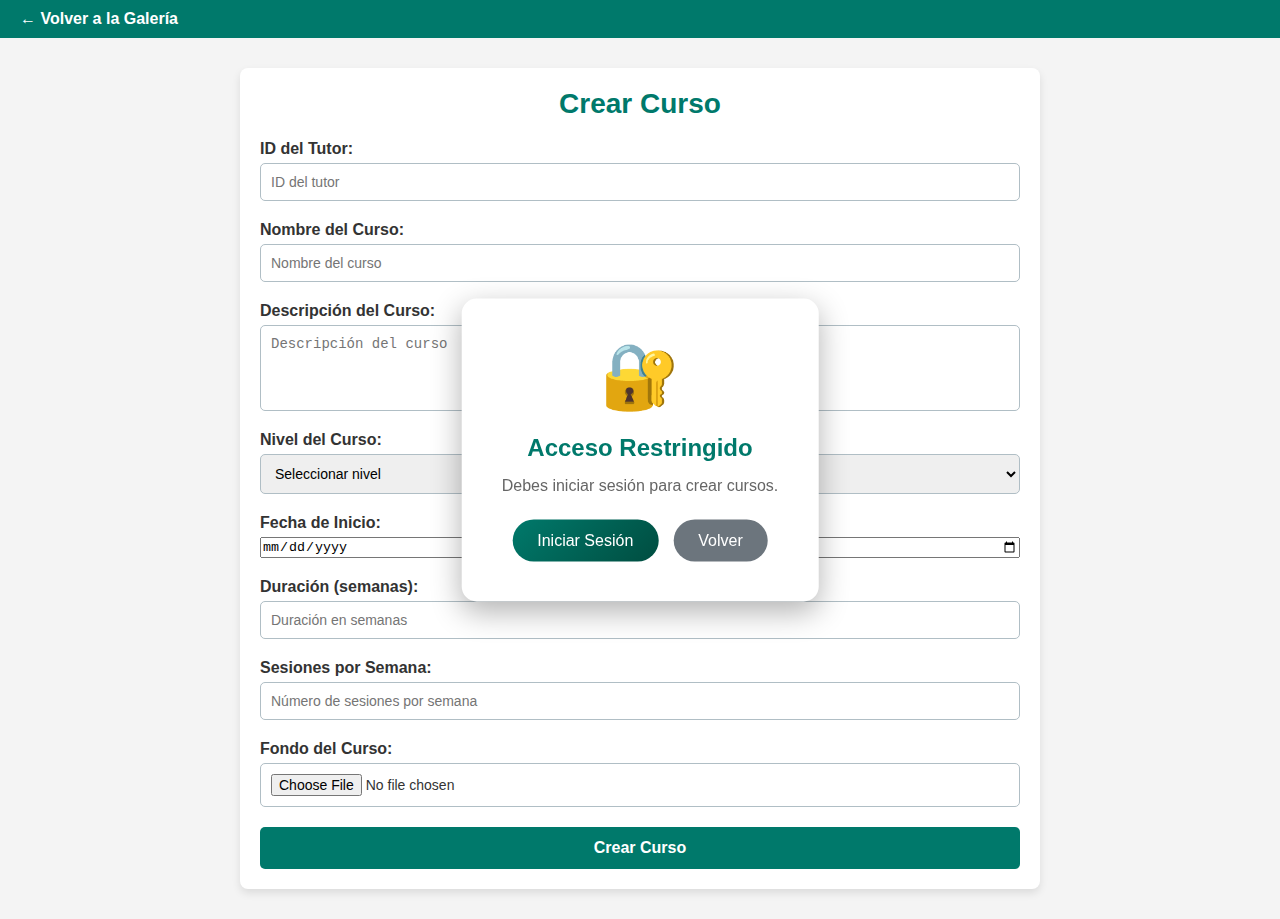
<file: cursos.html>
<!DOCTYPE html>
<html lang="es">
<head>
    <meta charset="UTF-8">
    <meta name="viewport" content="width=device-width, initial-scale=1.0">
    <title>Crear Curso</title>
    <link rel="stylesheet" href="cursos.css">
</head>
<body>
    <nav>
        <a href="galeria.html">← Volver a la Galería</a>
    </nav>
    <div class="container">
        <h1>Crear Curso</h1>
        <form id="cursoForm">
            <div class="form-group">
                <label for="tutorID">ID del Tutor:</label>
                <input type="number" id="tutorID" name="tutorID" required min="1" placeholder="ID del tutor">
            </div>
            <div class="form-group">
                <label for="nombreCurso">Nombre del Curso:</label>
                <input type="text" id="nombreCurso" name="nombreCurso" required placeholder="Nombre del curso">
            </div>
            <div class="form-group">
                <label for="descripcionCurso">Descripción del Curso:</label>
                <textarea id="descripcionCurso" name="descripcionCurso" rows="4" required placeholder="Descripción del curso"></textarea>
            </div>
            <div class="form-group">
                <label for="nivelCurso">Nivel del Curso:</label>
                <select id="nivelCurso" name="nivelCurso" required>
                    <option value="">Seleccionar nivel</option>
                    <option value="Básico">Básico</option>
                    <option value="Intermedio">Intermedio</option>
                    <option value="Avanzado">Avanzado</option>
                </select>
            </div>
            <div class="form-group">
                <label for="fechaInicio">Fecha de Inicio:</label>
                <input type="date" id="fechaInicio" name="fechaInicio" required>
            </div>
            <div class="form-group">
                <label for="duracionCurso">Duración (semanas):</label>
                <input type="number" id="duracionCurso" name="duracionCurso" required min="1" placeholder="Duración en semanas">
            </div>
            <div class="form-group">
                <label for="sesionesPorSemana">Sesiones por Semana:</label>
                <input type="number" id="sesionesPorSemana" name="sesionesPorSemana" required min="1" placeholder="Número de sesiones por semana">
            </div>
            <div class="form-group">
                <label for="fondoCurso">Fondo del Curso:</label>
                <input type="file" id="fondoCurso" name="fondoCurso" accept="image/*" required>
            </div>
            <button type="submit">Crear Curso</button>
        </form>
    </div>

    <script src="cursos.js"></script>
</body>
</html>
</file>
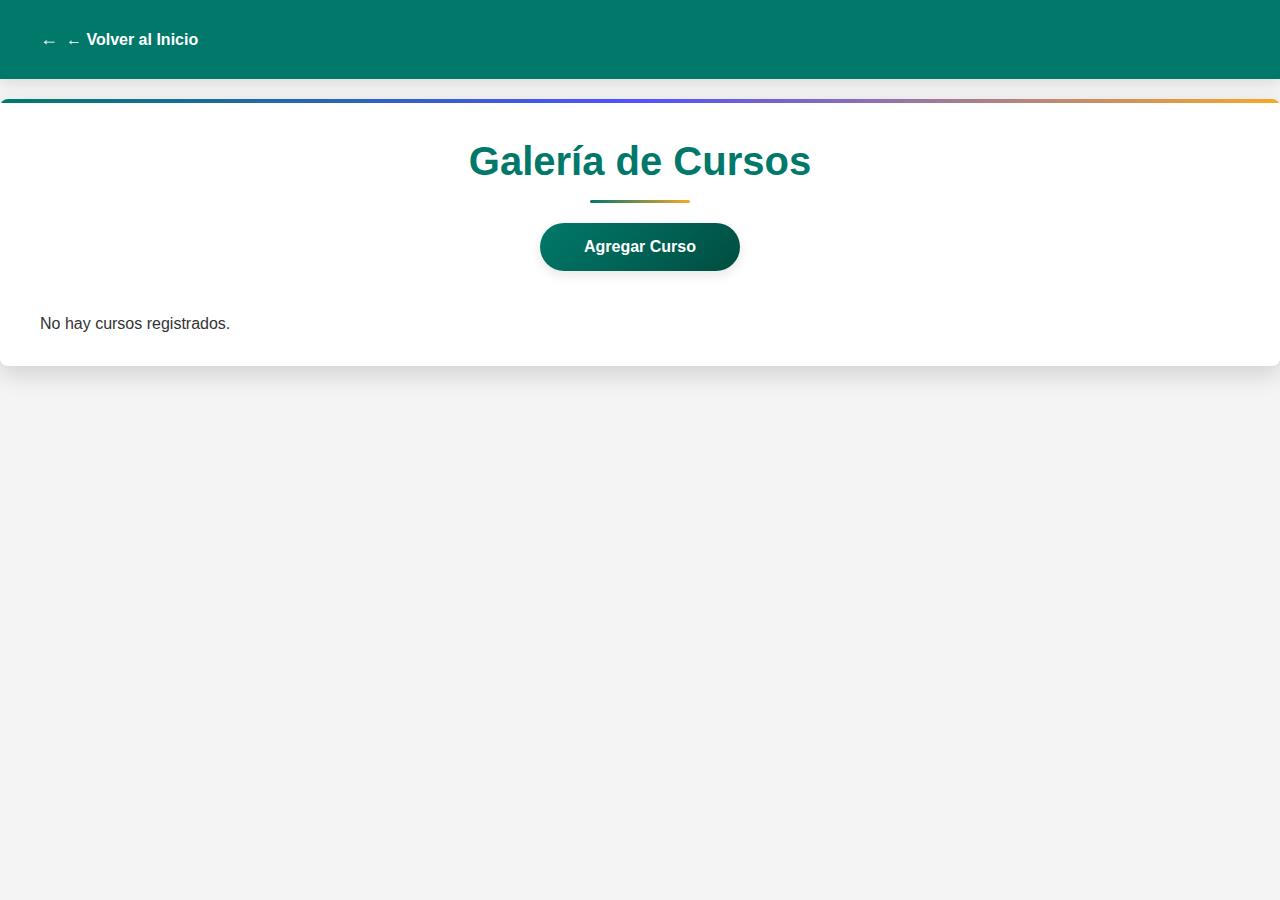
<file: galeria.html>
<!DOCTYPE html>
<html lang="es">
<head>
  <meta charset="UTF-8">
  <meta name="viewport" content="width=device-width, initial-scale=1.0">
  <title>Galería de Cursos</title>
  <link rel="stylesheet" href="galeria.css">
  <script src="galeria.js" defer></script>
</head>
<body>
  <nav>
    <a href="index.html">← Volver al Inicio</a>
  </nav>
  <div class="container">
    <h1>Galería de Cursos</h1>
    <button id="addCourseBtn">
        <a href="cursos.html" style="text-decoration: none; color: white;">Agregar Curso</a>
    </button>
    <div id="coursesContainer"></div>
  </div>

  <!-- Modal para ver materiales -->
  <div id="materialsModal" style="display:none;">
    <div class="modal-content">
      <h2>Materiales de Estudio</h2>
      <div id="materialsList" class="materials-list"></div>
      <button onclick="closeMaterialsModal()">Cerrar</button>
    </div>
  </div>
</body>
</html>
</file>
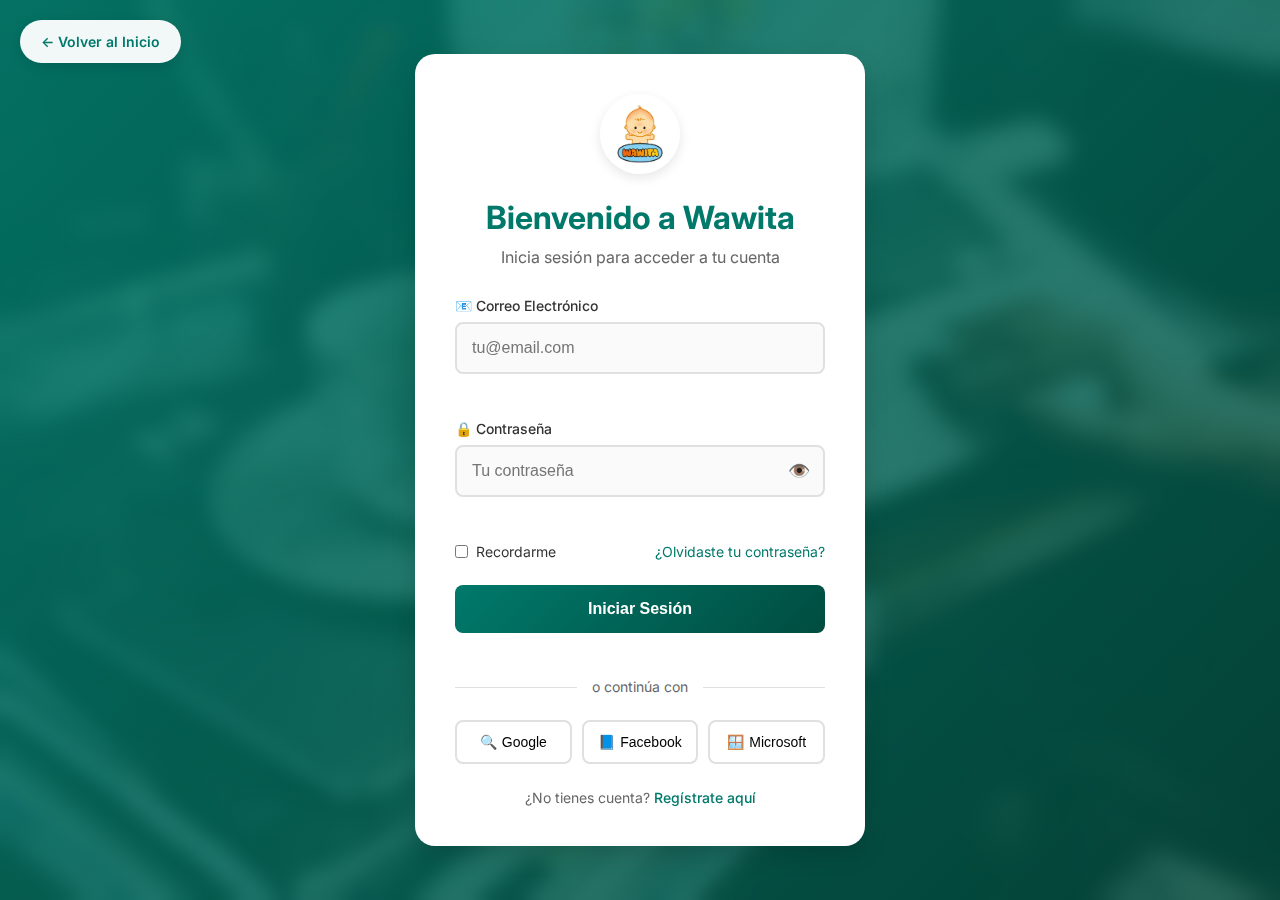
<file: login.html>
<!DOCTYPE html>
<html lang="es">
<head>
    <meta charset="UTF-8">
    <meta name="viewport" content="width=device-width, initial-scale=1.0">
    <title>Iniciar Sesión - Tutorías Wawita</title>
    <link rel="stylesheet" href="login.css">
    <link rel="preconnect" href="https://fonts.googleapis.com">
    <link rel="preconnect" href="https://fonts.gstatic.com" crossorigin>
    <link href="https://fonts.googleapis.com/css2?family=Inter:wght@300;400;500;600;700&display=swap" rel="stylesheet">
</head>
<body>
    <!-- Botón de volver -->
    <div class="back-button-container">
        <a href="index.html" class="back-button">
            ← Volver al Inicio
        </a>
    </div>

    <div class="login-container">
        <div class="login-card">
            <div class="login-header">
                <img src="img/logo.jpeg" alt="Logo Wawita" class="login-logo">
                <h1 id="formTitle">Bienvenido a Wawita</h1>
                <p id="formSubtitle">Inicia sesión para acceder a tu cuenta</p>
            </div>

            <!-- Formulario de Login -->
            <form id="loginForm" class="login-form">
                <div class="form-group">
                    <label for="email">📧 Correo Electrónico</label>
                    <input type="email" id="email" name="email" required placeholder="tu@email.com">
                    <span class="error-message" id="emailError"></span>
                </div>

                <div class="form-group">
                    <label for="password">🔒 Contraseña</label>
                    <div class="password-container">
                        <input type="password" id="password" name="password" required placeholder="Tu contraseña">
                        <button type="button" class="toggle-password" onclick="togglePassword()">👁️</button>
                    </div>
                    <span class="error-message" id="passwordError"></span>
                </div>

                <div class="form-options">
                    <label class="checkbox-container">
                        <input type="checkbox" id="remember">
                        <span class="checkmark"></span>
                        Recordarme
                    </label>
                    <a href="#" class="forgot-password">¿Olvidaste tu contraseña?</a>
                </div>

                <button type="submit" class="login-btn">
                    <span class="btn-text">Iniciar Sesión</span>
                    <span class="btn-loading" style="display: none;">
                        <span class="loading"></span> Iniciando...
                    </span>
                </button>

                <div class="divider">
                    <span>o continúa con</span>
                </div>

                <div class="social-login">
                    <button type="button" class="social-btn google-btn">
                        <span>🔍</span> Google
                    </button>
                    <button type="button" class="social-btn facebook-btn">
                        <span>📘</span> Facebook
                    </button>
                    <button type="button" class="social-btn microsoft-btn">
                        <span>🪟</span> Microsoft
                    </button>
                </div>

                <div class="register-link">
                    <p>¿No tienes cuenta? <a href="#" id="showRegisterForm">Regístrate aquí</a></p>
                </div>
            </form>

            <!-- Formulario de Registro -->
            <form id="registerForm" class="login-form" style="display: none;">
                <div class="form-group">
                    <label for="regName">👤 Nombre Completo</label>
                    <input type="text" id="regName" name="regName" required placeholder="Tu nombre completo">
                    <span class="error-message" id="regNameError"></span>
                </div>

                <div class="form-group">
                    <label for="regEmail">📧 Correo Electrónico</label>
                    <input type="email" id="regEmail" name="regEmail" required placeholder="tu@email.com">
                    <span class="error-message" id="regEmailError"></span>
                </div>

                <div class="form-group">
                    <label for="regPassword">🔒 Contraseña</label>
                    <div class="password-container">
                        <input type="password" id="regPassword" name="regPassword" required placeholder="Mínimo 6 caracteres">
                        <button type="button" class="toggle-password" onclick="toggleRegisterPassword()">👁️</button>
                    </div>
                    <span class="error-message" id="regPasswordError"></span>
                </div>

                <div class="form-group">
                    <label for="regConfirmPassword">🔒 Confirmar Contraseña</label>
                    <div class="password-container">
                        <input type="password" id="regConfirmPassword" name="regConfirmPassword" required placeholder="Confirma tu contraseña">
                        <button type="button" class="toggle-password" onclick="toggleConfirmPassword()">👁️</button>
                    </div>
                    <span class="error-message" id="regConfirmPasswordError"></span>
                </div>

                <div class="form-group">
                    <label for="userRole">👥 Tipo de Usuario</label>
                    <select id="userRole" name="userRole" required>
                        <option value="">Selecciona tu rol</option>
                        <option value="student">Estudiante</option>
                        <option value="tutor">Tutor</option>
                        <option value="admin">Administrador</option>
                    </select>
                    <span class="error-message" id="userRoleError"></span>
                </div>

                <button type="submit" class="login-btn">
                    <span class="btn-text">Crear Cuenta</span>
                    <span class="btn-loading" style="display: none;">
                        <span class="loading"></span> Registrando...
                    </span>
                </button>

                <div class="register-link">
                    <p>¿Ya tienes cuenta? <a href="#" id="showLoginForm">Inicia sesión aquí</a></p>
                </div>
            </form>
        </div>

        <div class="login-background">
            <div class="background-overlay"></div>
        </div>
    </div>

    <script src="login.js"></script>
</body>
</html>
</file>
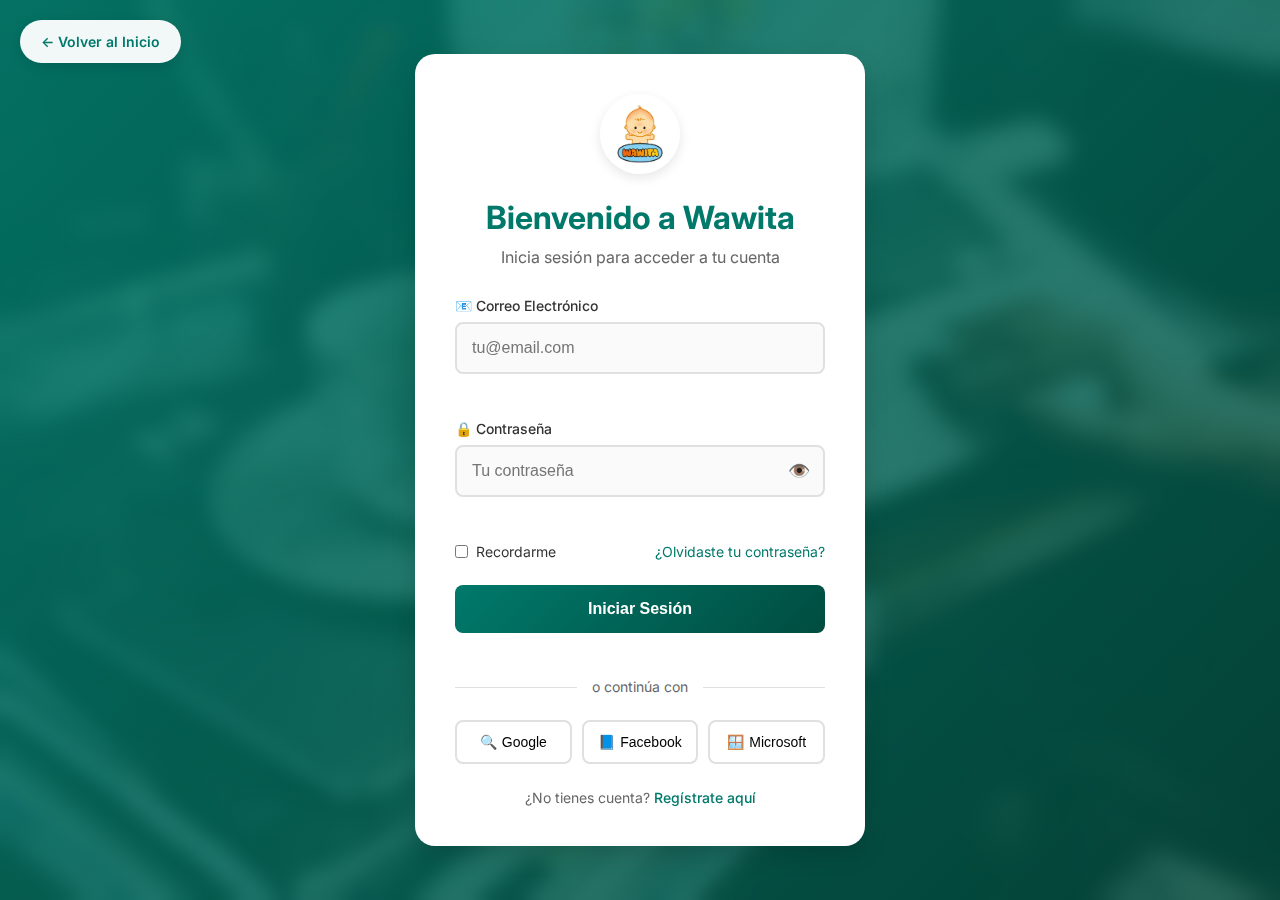
<file: materiales.html>
<!DOCTYPE html>
<html lang="es">
<head>
    <meta charset="UTF-8">
    <meta name="viewport" content="width=device-width, initial-scale=1.0">
    <title>Formulario de Materiales</title>
    <link rel="stylesheet" href="materiales.css">
    <script src="materiales.js" defer></script>
</head>
<body>
    <nav>
        <a href="galeria.html">← Volver a la Galería</a>
    </nav>

    <div class="container">
        <h1>Agregar Material de Estudio</h1>

        <!-- Formulario para agregar materiales -->
        <form id="materialForm">
            <div class="form-group">
                <label for="semana">Semana:</label>
                <select id="semana" name="semana" required></select>
            </div>
            <div class="form-group">
                <label for="sesion">Sesión:</label>
                <select id="sesion" name="sesion" required></select>
            </div>
            <div class="form-group">
                <label for="titulo">Título:</label>
                <input type="text" id="titulo" name="titulo" required>
            </div>
            <div class="form-group">
                <label for="descripcion">Descripción:</label>
                <textarea id="descripcion" name="descripcion" rows="3" required></textarea>
            </div>
            <div class="form-group">
                <label for="archivo">Archivos:</label>
                <input type="file" id="archivo" name="archivo" accept="application/pdf, application/msword, image/*" multiple required>
            </div>
            <div class="form-group">
                <button type="submit">Guardar Material</button>
            </div>
        </form>
    </div>
</body>
</html>
</file>
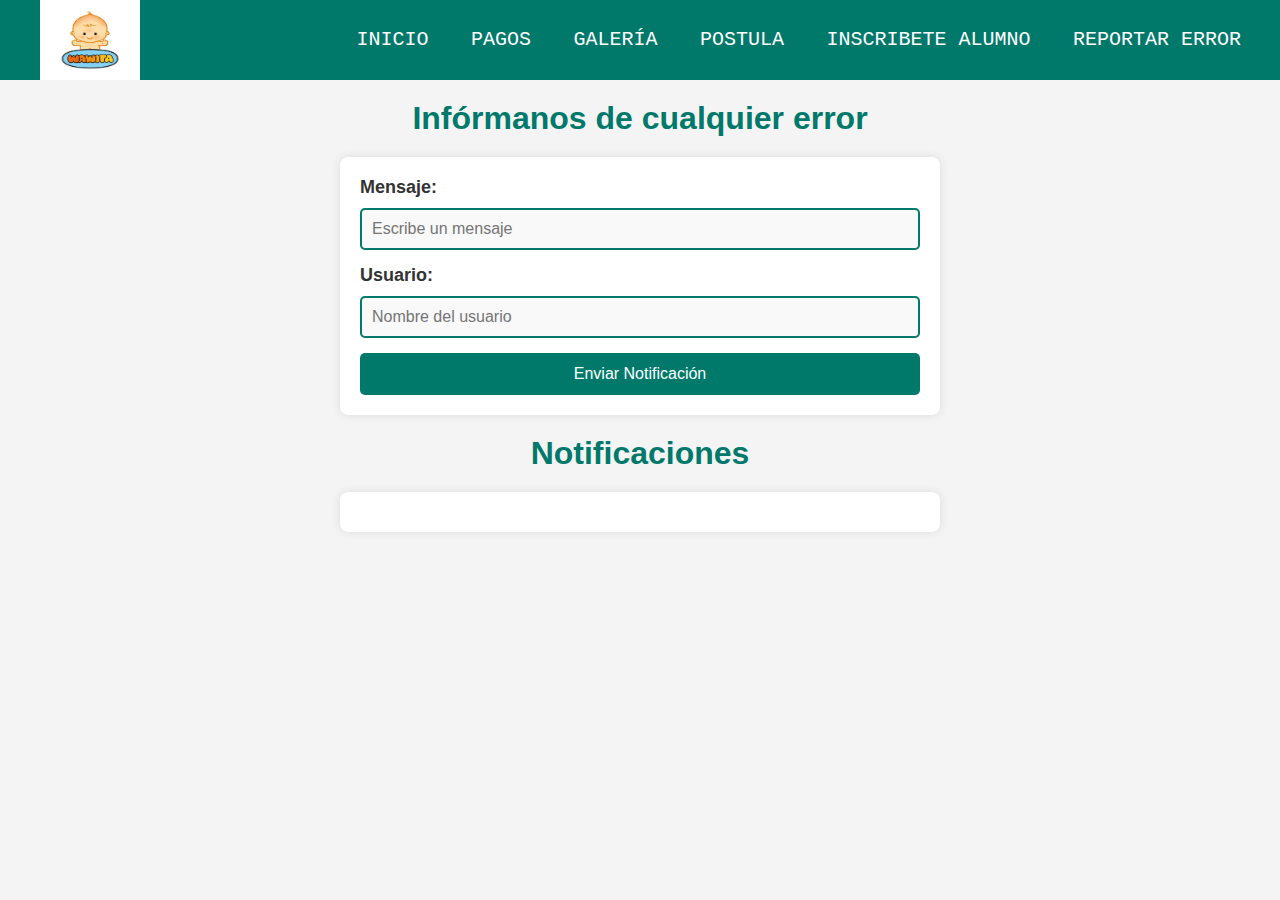
<file: Notificaciones.html>
<!DOCTYPE html>
<html lang="es">
<head>
    <meta charset="UTF-8">
    <meta name="viewport" content="width=device-width, initial-scale=1.0">
    <title>Postular a Profesor</title>
    <link rel="stylesheet" href="StyleNoti.css">
</head>
<body class="CuerpoIndex">
    <nav>
        <input type="checkbox" id="check">
        <label for="check" class="boton">
            <img src="img/boton.jpeg" alt="botón de menú" class="menu">
        </label>
        <a href="#" class="enlace">
            <img src="img/logo.jpeg" alt="logo" class="logo">
        </a>
        <ul>
            <li><a href="index.html">Inicio</a></li>
            <li><a href="pagos.html">Pagos</a></li>
            <li><a href="galeria.html">Galería</a></li>
            <li><a href="postula.html">Postula</a></li>
            <li><a href="postulaAlumno.html">Inscribete alumno</a></li>
            <li><a href="Notificaciones.html">Reportar error</a></li>
        </ul>
    </nav>
<body>
  <h1>Infórmanos de cualquier error</h1>

  <div>
    <label for="message">Mensaje:</label>
    <input type="text" id="message" placeholder="Escribe un mensaje">
    <label for="user">Usuario:</label>
    <input type="text" id="user" placeholder="Nombre del usuario">
    <button onclick="sendNotification()">Enviar Notificación</button>
  </div>

  <h1>Notificaciones</h1>
  <div id="notifications"></div>

  <script src="Noti.js"></script>
  <script src="Racha.js"></script>
</html>
</file>
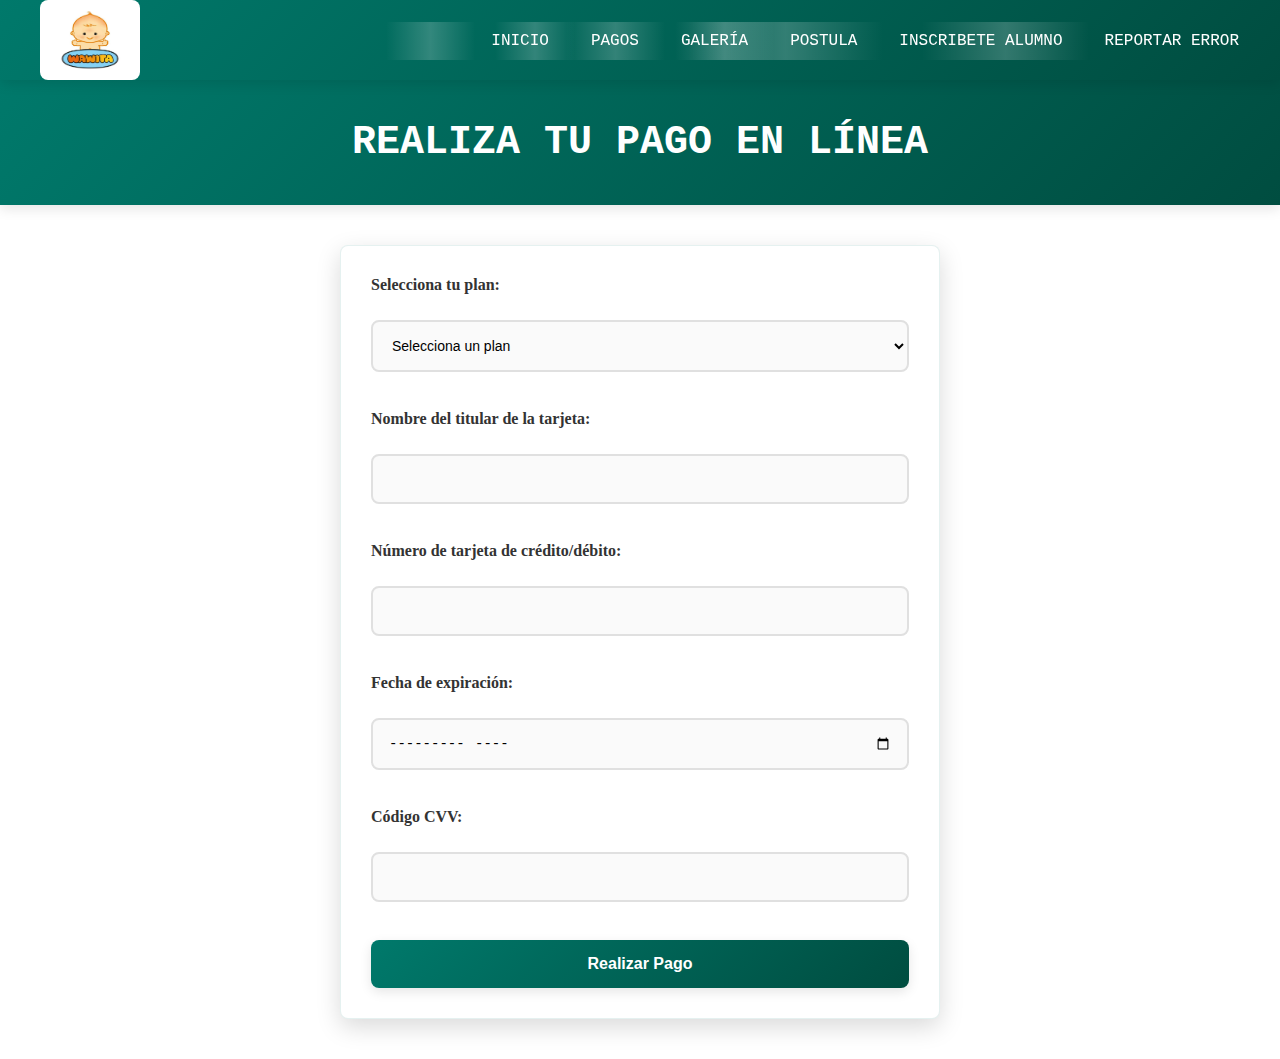
<file: pagos.html>
<!DOCTYPE html>
<html>
<head>
    <title>Tutorías Wawita - Pagos</title>
    <link rel="stylesheet" href="estilosI.css">
</head>
<body>
    <nav>
        <input type="checkbox" id="check">
        <label for="check" class="boton">
            <img src="img/boton.jpeg" alt="botón de menú" class="menu">
        </label>
        <a href="#" class="enlace">
            <img src="img/logo.jpeg" alt="logo" class="logo">
        </a>
        <ul>
            <li><a href="index.html">Inicio</a></li>
            <li><a href="pagos.html">Pagos</a></li>
            <li><a href="galeria.html">Galería</a></li>
            <li><a href="postula.html">Postula</a></li>
            <li><a href="postulaAlumno.html">Inscribete alumno</a></li>
            <li><a href="Notificaciones.html">Reportar error</a></li>
        </ul>
    </nav>

    <h1 class="p-h1" >Realiza tu pago en línea</h1>

    <form action="procesar_pago.html" method="post">
        <label for="plan">Selecciona tu plan:</label><br>
        <select id="plan" name="plan" required>
            <option value="">Selecciona un plan</option>
            <option value="basico">Plan Básico - 4 sesiones - $15</option>
            <option value="intermedio">Plan Intermedio - 8 sesiones - $30</option>
            <option value="avanzado">Plan Avanzado - 12 sesiones - $50</option>
        </select><br><br>

        <label for="nombre">Nombre del titular de la tarjeta:</label><br>
        <input type="text" id="nombre" name="nombre" required><br><br>

        <label for="numero_tarjeta">Número de tarjeta de crédito/débito:</label><br>
        <input type="text" id="numero_tarjeta" name="numero_tarjeta" pattern="\d{16}" required><br><br>

        <label for="fecha_expiracion">Fecha de expiración:</label><br>
        <input type="month" id="fecha_expiracion" name="fecha_expiracion" required><br><br>

        <label for="codigo_cvv">Código CVV:</label><br>
        <input type="text" id="codigo_cvv" name="codigo_cvv" pattern="\d{3}" required><br><br>

        <input type="submit" value="Realizar Pago">
    </form>
    <script src="Racha.js"></script>
</body>
</html>
</file>
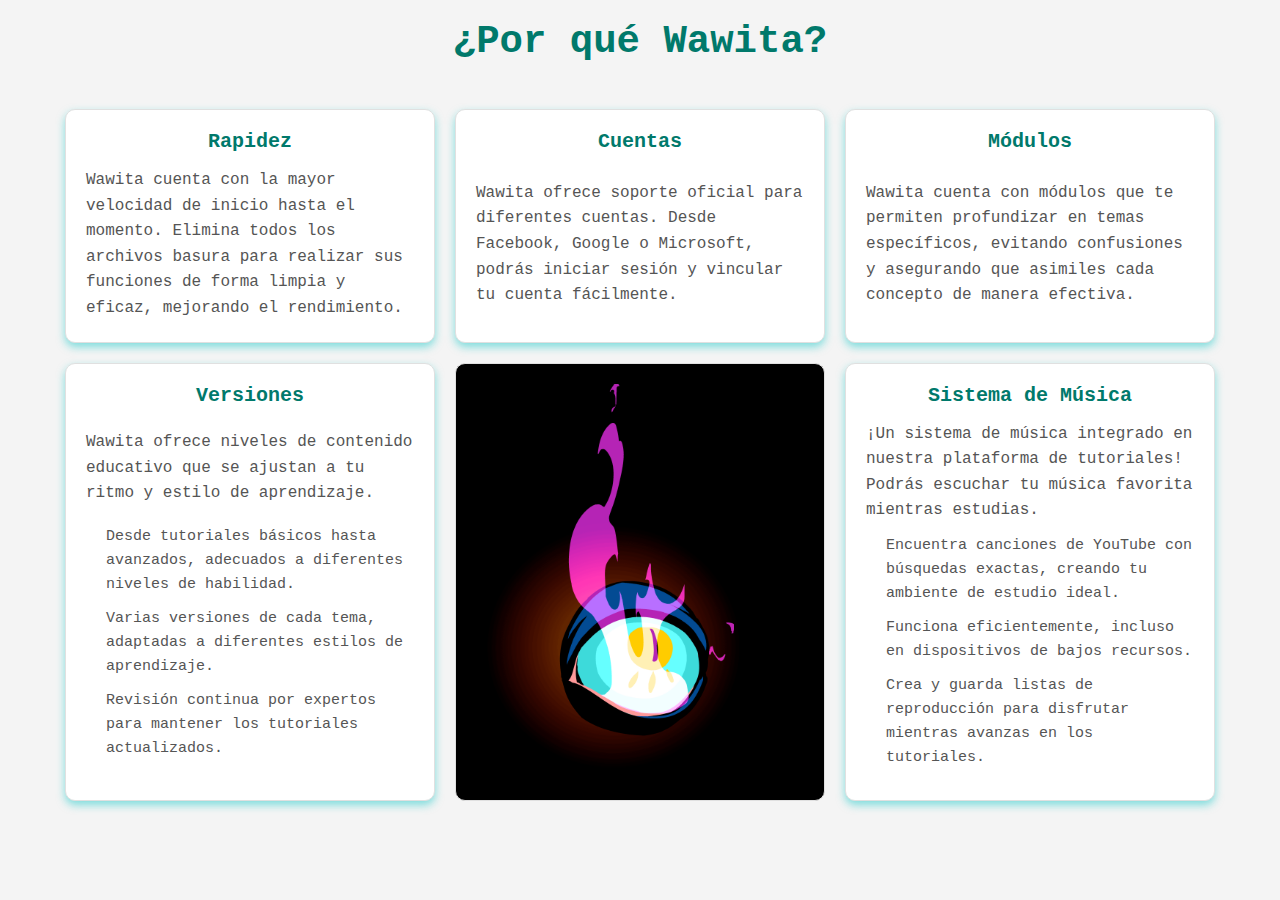
<file: Porque Wawita.html>
<!DOCTYPE html>
<html lang="es">
<head>
    <meta charset="UTF-8">
    <meta name="viewport" content="width=device-width, initial-scale=1.0">
    <title>¿Por qué Wawita?</title>
    <link rel="stylesheet" href="estilosPW.css">
</head>
<body class="CuerpoIndex">
    <header>
        <div class="titulo-container">
            <h1 class="titulo">¿Por qué Wawita?</h1>
        </div>
    </header>

    <main class="container">
        <section class="box">
            <h2>Rapidez</h2>
            <p> 
                Wawita cuenta con la mayor velocidad de inicio hasta el momento. 
                Elimina todos los archivos basura para realizar sus funciones de forma limpia y eficaz, mejorando el rendimiento.
            </p>
        </section>

        <section class="box">
            <h2>Cuentas</h2>
            <p> 
                Wawita ofrece soporte oficial para diferentes cuentas. 
                Desde Facebook, Google o Microsoft, podrás iniciar sesión y vincular tu cuenta fácilmente.
            </p>
        </section>

        <section class="box">
            <h2>Módulos</h2>
            <p>
                Wawita cuenta con módulos que te permiten profundizar en temas específicos, evitando confusiones y asegurando que asimiles cada concepto de manera efectiva.
            </p>
        </section>

        <section class="box">
            <h2>Versiones</h2>
            <p>
                Wawita ofrece niveles de contenido educativo que se ajustan a tu ritmo y estilo de aprendizaje.
            </p>
            <ul>
                <li>Desde tutoriales básicos hasta avanzados, adecuados a diferentes niveles de habilidad.</li>
                <li>Varias versiones de cada tema, adaptadas a diferentes estilos de aprendizaje.</li>
                <li>Revisión continua por expertos para mantener los tutoriales actualizados.</li>
            </ul>
        </section>

        <section class="box img">
            <img src="gif/wow.gif" alt="Imagen ilustrativa de Wawita">
        </section>

        <section class="box">
            <h2>Sistema de Música</h2>
            <p> 
                ¡Un sistema de música integrado en nuestra plataforma de tutoriales! Podrás escuchar tu música favorita mientras estudias.
            </p>
            <ul>
                <li>Encuentra canciones de YouTube con búsquedas exactas, creando tu ambiente de estudio ideal.</li>
                <li>Funciona eficientemente, incluso en dispositivos de bajos recursos.</li>
                <li>Crea y guarda listas de reproducción para disfrutar mientras avanzas en los tutoriales.</li>
            </ul>
        </section>
    </main>
</body>
</html>
</file>
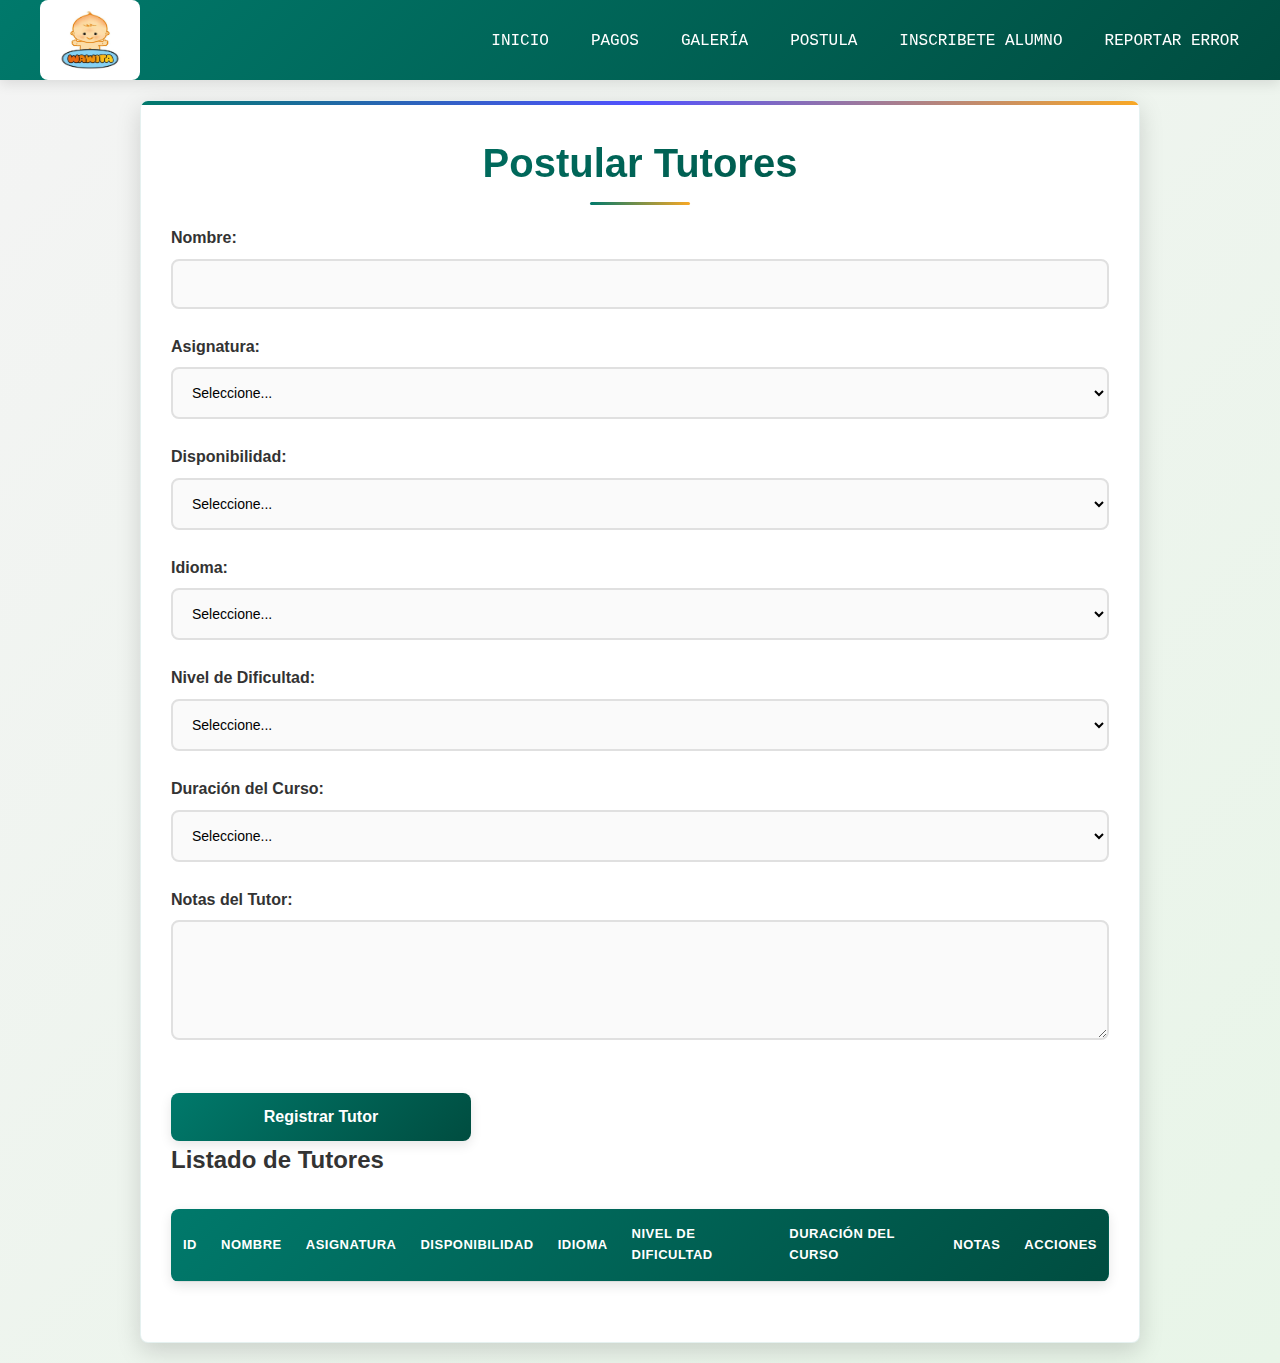
<file: postula.html>
<!DOCTYPE html>
<html lang="es">
<head>
    <meta charset="UTF-8">
    <meta name="viewport" content="width=device-width, initial-scale=1.0">
    <title>Postular a Profesor</title>
    <link rel="stylesheet" href="StylesM.css">
</head>
<body class="CuerpoIndex">
    <nav>
        <input type="checkbox" id="check">
        <label for="check" class="boton">
            <img src="img/boton.jpeg" alt="botón de menú" class="menu">
        </label>
        <a href="#" class="enlace">
            <img src="img/logo.jpeg" alt="logo" class="logo">
        </a>
        <ul>
            <li><a href="index.html">Inicio</a></li>
            <li><a href="pagos.html">Pagos</a></li>
            <li><a href="galeria.html">Galería</a></li>
            <li><a href="postula.html">Postula</a></li>
            <li><a href="postulaAlumno.html">Inscribete alumno</a></li>
            <li><a href="Notificaciones.html">Reportar error</a></li>
        </ul>
    </nav>

  <div class="container">
    <h1>Postular Tutores</h1>

    <div id="alertSuccess" class="alert alert-success">
      Tutor guardado exitosamente
    </div>

    <div id="alertError" class="alert alert-error">
      Por favor complete todos los campos correctamente
    </div>

    <form id="tutorForm">
      <div class="form-group">
        <label for="nombre">Nombre:</label>
        <input type="text" id="nombre" name="nombre" class="input-large" required>
      </div>

      <div class="form-group">
        <label for="asignatura">Asignatura:</label>
        <select id="asignatura" name="asignatura" class="input-small" required>
          <option value="">Seleccione...</option>
          <option value="Matemáticas">Matemáticas</option>
          <option value="Física">Física</option>
          <option value="Química">Química</option>
          <option value="Biología">Biología</option>
          <option value="Historia">Historia</option>
        </select>
      </div>

      <div class="form-group">
        <label for="disponibilidad">Disponibilidad:</label>
        <select id="disponibilidad" name="disponibilidad" class="input-small" required>
          <option value="">Seleccione...</option>
          <option value="Sí">Sí</option>
          <option value="No">No</option>
        </select>
      </div>

      <div class="form-group">
        <label for="idioma">Idioma:</label>
        <select id="idioma" name="idioma" class="input-small" required>
          <option value="">Seleccione...</option>
          <option value="Español">Español</option>
          <option value="Inglés">Inglés</option>
          <option value="Francés">Francés</option>
        </select>
      </div>

      <div class="form-group">
        <label for="nivel">Nivel de Dificultad:</label>
        <select id="nivel" name="nivel" class="input-small" required>
          <option value="">Seleccione...</option>
          <option value="Básico">Básico</option>
          <option value="Intermedio">Intermedio</option>
          <option value="Avanzado">Avanzado</option>
        </select>
      </div>

      <div class="form-group">
        <label for="duracion">Duración del Curso:</label>
        <select id="duracion" name="duracion" class="input-small" required>
          <option value="">Seleccione...</option>
          <option value="1 Mes">1 Mes</option>
          <option value="3 Meses">3 Meses</option>
          <option value="6 Meses">6 Meses</option>
          <option value="12 Meses">12 Meses</option>
        </select>
      </div>

      <div class="form-group">
        <label for="notas">Notas del Tutor:</label>
        <textarea id="notas" name="notas" class="input-large" required></textarea>
      </div>

      <button type="submit">Registrar Tutor</button>
    </form>

    <h2>Listado de Tutores</h2>
    <table>
      <thead>
        <tr>
          <th>ID</th>
          <th>Nombre</th>
          <th>Asignatura</th>
          <th>Disponibilidad</th>
          <th>Idioma</th>
          <th>Nivel de Dificultad</th>
          <th>Duración del Curso</th>
          <th>Notas</th>
          <th>Acciones</th>
        </tr>
      </thead>
      <tbody id="tutorList">
      </tbody>
    </table>
  </div>

  <script src="Racha.js"></script>
  <script src="ScriptM.js"></script>
</body>
</html>
</file>
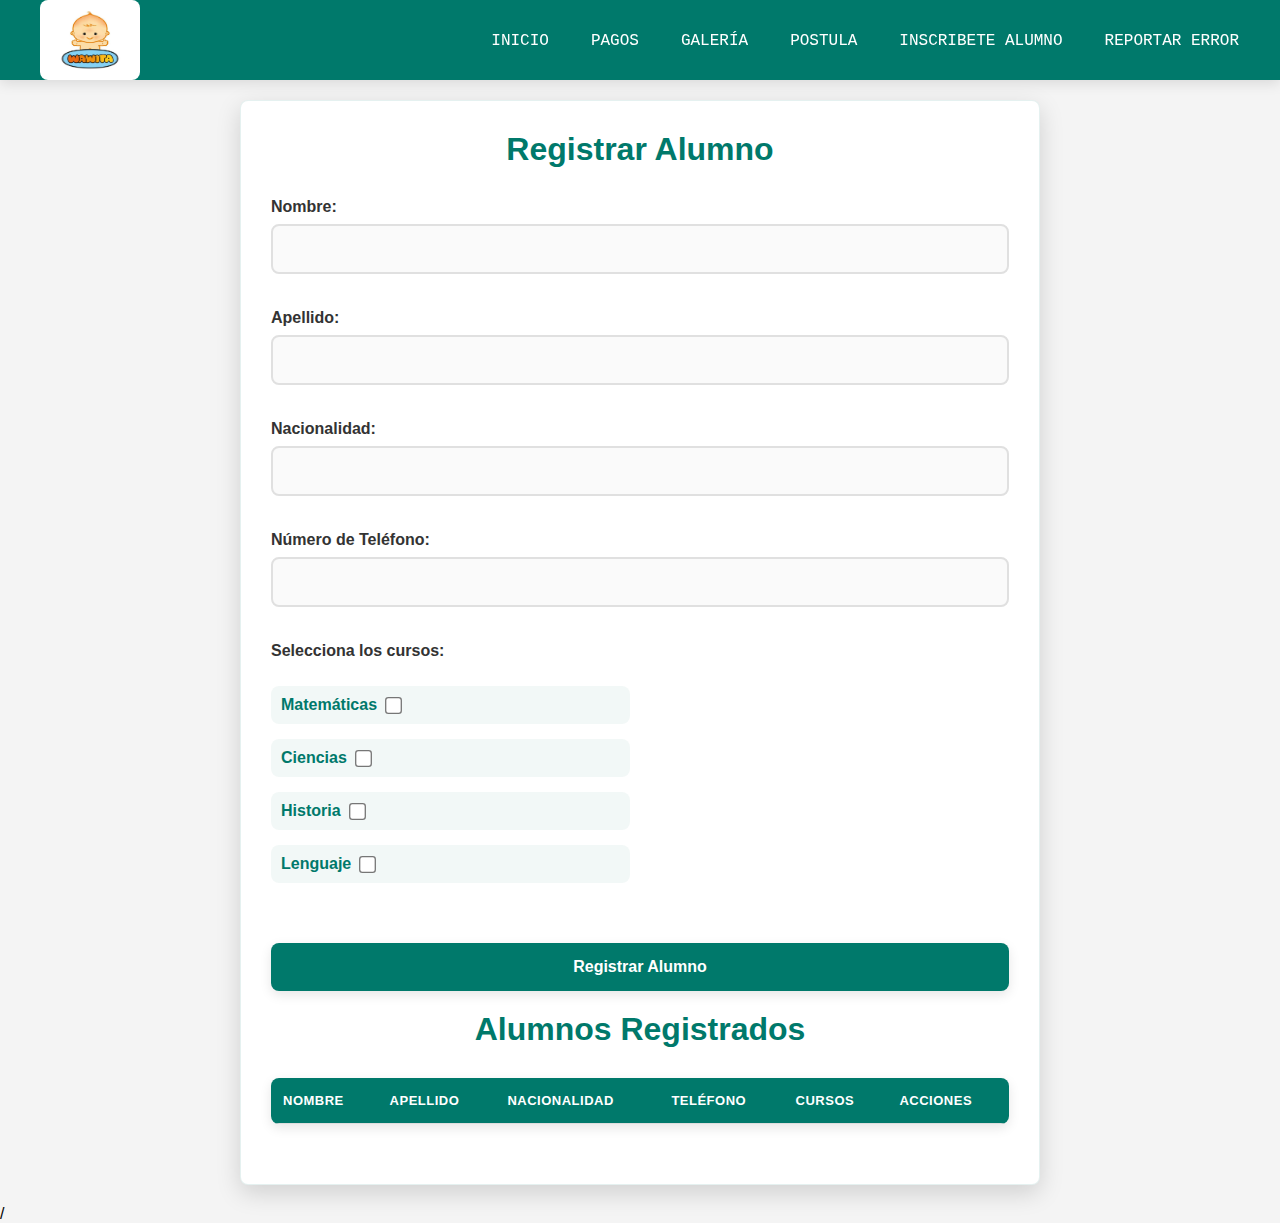
<file: postulaAlumno.html>
<!DOCTYPE html>
<html lang="es">
<head>
    <meta charset="UTF-8">
    <meta name="viewport" content="width=device-width, initial-scale=1.0">
    <title>Postular Alumno</title>
    <link rel="stylesheet" href="estilosUnicos.css">
</head>
<body class="CuerpoIndex">

    <!-- Barra de navegación -->
    <nav>
        <input type="checkbox" id="check">
        <label for="check" class="boton">
            <img src="img/boton.jpeg" alt="botón de menú" class="menu">
        </label>
        <a href="#" class="enlace">
            <img src="img/logo.jpeg" alt="logo" class="logo">
        </a>
        <ul>
            <li><a href="index.html">Inicio</a></li>
            <li><a href="pagos.html">Pagos</a></li>
            <li><a href="galeria.html">Galería</a></li>
            <li><a href="postula.html">Postula</a></li>
            <li><a href="postulaAlumno.html">Inscribete alumno</a></li>
            <li><a href="Notificaciones.html">Reportar error</a></li>
        </ul>
    </nav>

    <!-- Contenido del formulario de postulación como alumno -->
    <div class="form-container">
        <h2>Registrar Alumno</h2>
        <form id="alumnoForm">
            <div class="form-group">
                <label for="nombre">Nombre:</label>
                <input type="text" id="nombre" name="nombre" required>
            </div>
        
            <div class="form-group">
                <label for="apellido">Apellido:</label>
                <input type="text" id="apellido" name="apellido" required>
            </div>
        
            <div class="form-group">
                <label for="nacionalidad">Nacionalidad:</label>
                <input type="text" id="nacionalidad" name="nacionalidad" required>
            </div>
        
            <div class="form-group">
                <label for="telefono">Número de Teléfono:</label>
                <input type="tel" id="telefono" name="telefono" required>
            </div>
        
            <div class="form-group">
                <label>Selecciona los cursos:</label><br>
                <label class="checkbox-container">Matemáticas
                    <input type="checkbox" id="cursoMatematicas" name="cursos" value="Matemáticas">
                    <span class="checkmark"></span>
                </label>
                <label class="checkbox-container">Ciencias
                    <input type="checkbox" id="cursoCiencias" name="cursos" value="Ciencias">
                    <span class="checkmark"></span>
                </label>
                <label class="checkbox-container">Historia
                    <input type="checkbox" id="cursoHistoria" name="cursos" value="Historia">
                    <span class="checkmark"></span>
                </label>
                <label class="checkbox-container">Lenguaje
                    <input type="checkbox" id="cursoLenguaje" name="cursos" value="Lenguaje">
                    <span class="checkmark"></span>
                </label>
            </div>
        
            <button type="submit" class="button">Registrar Alumno</button>
        </form>
        
        <h2>Alumnos Registrados</h2>
        <table id="tablaAlumnos">
            <thead>
                <tr>
                    <th>Nombre</th>
                    <th>Apellido</th>
                    <th>Nacionalidad</th>
                    <th>Teléfono</th>
                    <th>Cursos</th>
                    <th>Acciones</th>
                </tr>
            </thead>
            <tbody>
                <!-- Las filas de la tabla se llenarán con JS -->
            </tbody>
        </table>        
        
    </div>

    <script src="Racha.js"></script>
    <script src="javita.js"></script>/
</body>
</html>
</file>
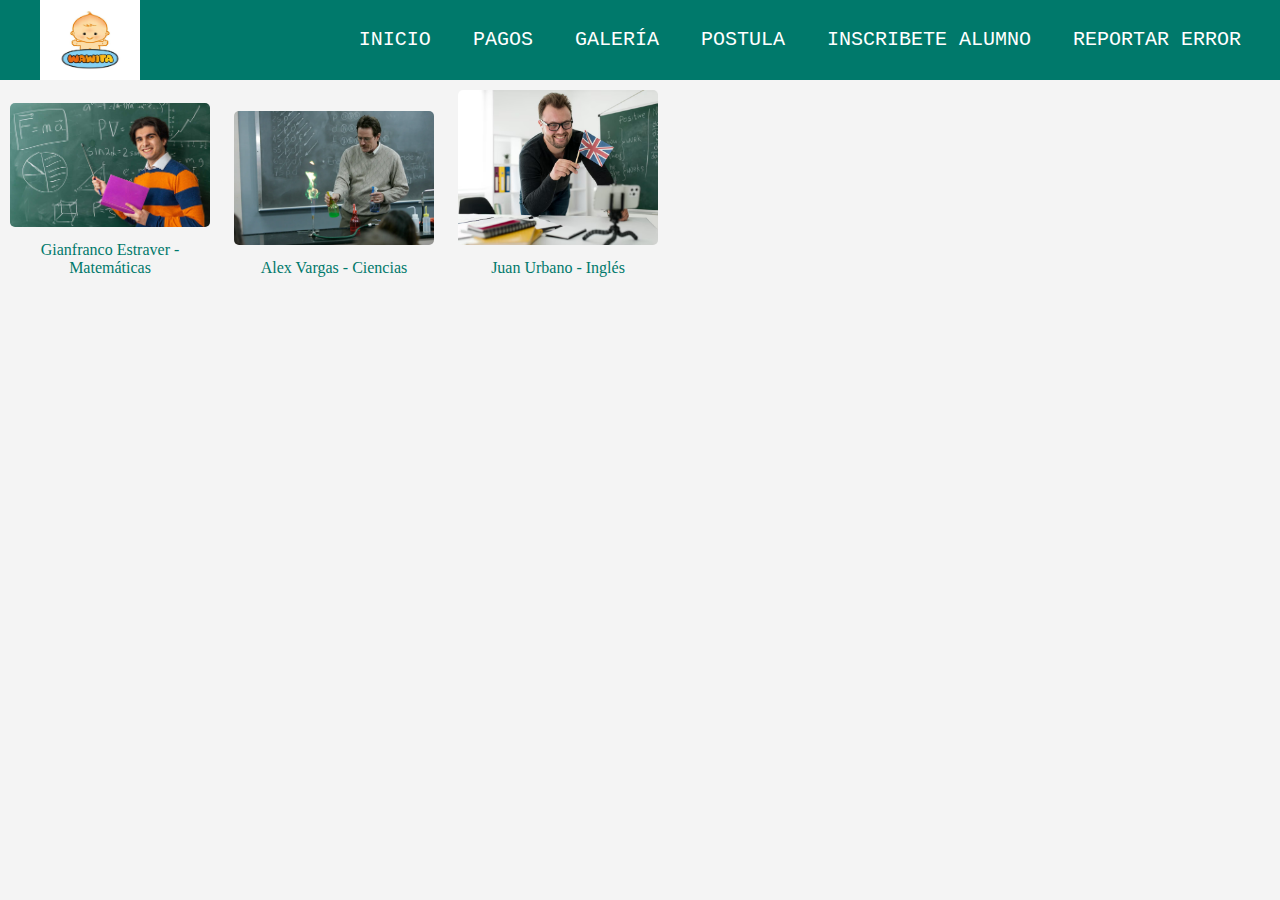
<file: tutores.html>
<!DOCTYPE html>
<html lang="es">
<head>
    <meta charset="UTF-8">
    <meta name="viewport" content="width=device-width, initial-scale=1.0">
    <title>Tutores</title>
    <link rel="stylesheet" href="tutores.css">
</head>
<body class="CuerpoIndex">
    <nav>
        <input type="checkbox" id="check">
        <label for="check" class="boton">
            <img src="img/boton.jpeg" alt="botón de menú" class="menu">
        </label>
        <a href="#" class="enlace">
            <img src="img/logo.jpeg" alt="logo" class="logo">
        </a>
        <ul>
            <li><a href="index.html">Inicio</a></li>
            <li><a href="pagos.html">Pagos</a></li>
            <li><a href="galeria.html">Galería</a></li>
            <li><a href="postula.html">Postula</a></li>
            <li><a href="postulaAlumno.html">Inscribete alumno</a></li>
            <li><a href="Notificaciones.html">Reportar error</a></li>
        </ul>
    </nav>
    <section>

        <div class="galeria">
            <a href="#" class="foto">
                <img class="imag" src="img/tutor1.jpg" alt="Tutor 1">
            </a>
            <div class="par">
                <a href="#" class="curso">Gianfranco Estraver - Matemáticas</a>
            </div>
        </div>

        <div class="galeria">
            <a href="#" class="foto">
                <img class="imag" src="img/tutor2.jpg" alt="Tutor 2">
            </a>
            <div class="par">
                <a href="#" class="curso">Alex Vargas - Ciencias</a>
            </div>
        </div>
        <div class="galeria">
            <a href="#" class="foto">
                <img class="imag" src="img/tutor3.jpg" alt="Tutor 3">
            </a>
            <div class="par">
                <a href="#" class="curso">Juan Urbano - Inglés</a>
            </div>
        </div>
</section>
<script src="Racha.js"></script>
</body>
</html>
</file>
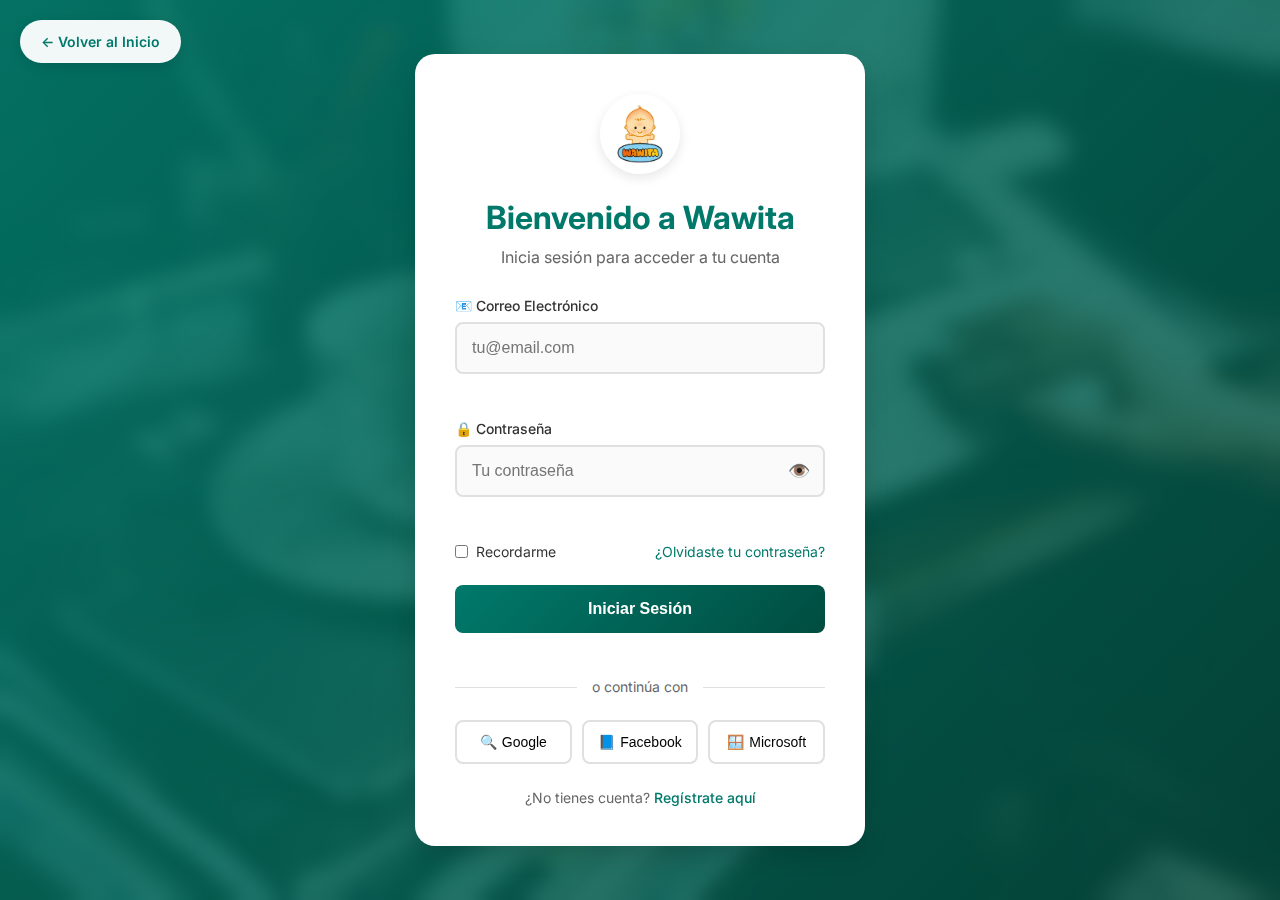
<file: vermaterial.html>
<!DOCTYPE html>
<html lang="es">
<head>
    <meta charset="UTF-8">
    <meta name="viewport" content="width=device-width, initial-scale=1.0">
    <title>Ver Materiales del Curso</title>
    <link rel="stylesheet" href="vermaterial.css">
    <script src="vermaterial.js" defer></script>
</head>
<body>
    <nav>
        <a href="galeria.html">← Volver a la Galería</a>
    </nav>
    <div class="container">
        <h1>Materiales del Curso</h1>

        <!-- Botón para agregar un material -->
        <button onclick="agregarMaterial()">Agregar Material</button>

        <!-- Aquí se cargarán los materiales -->
        <div id="materialsList" class="materials-list"></div>
    </div>
</body>
</html>
</file>
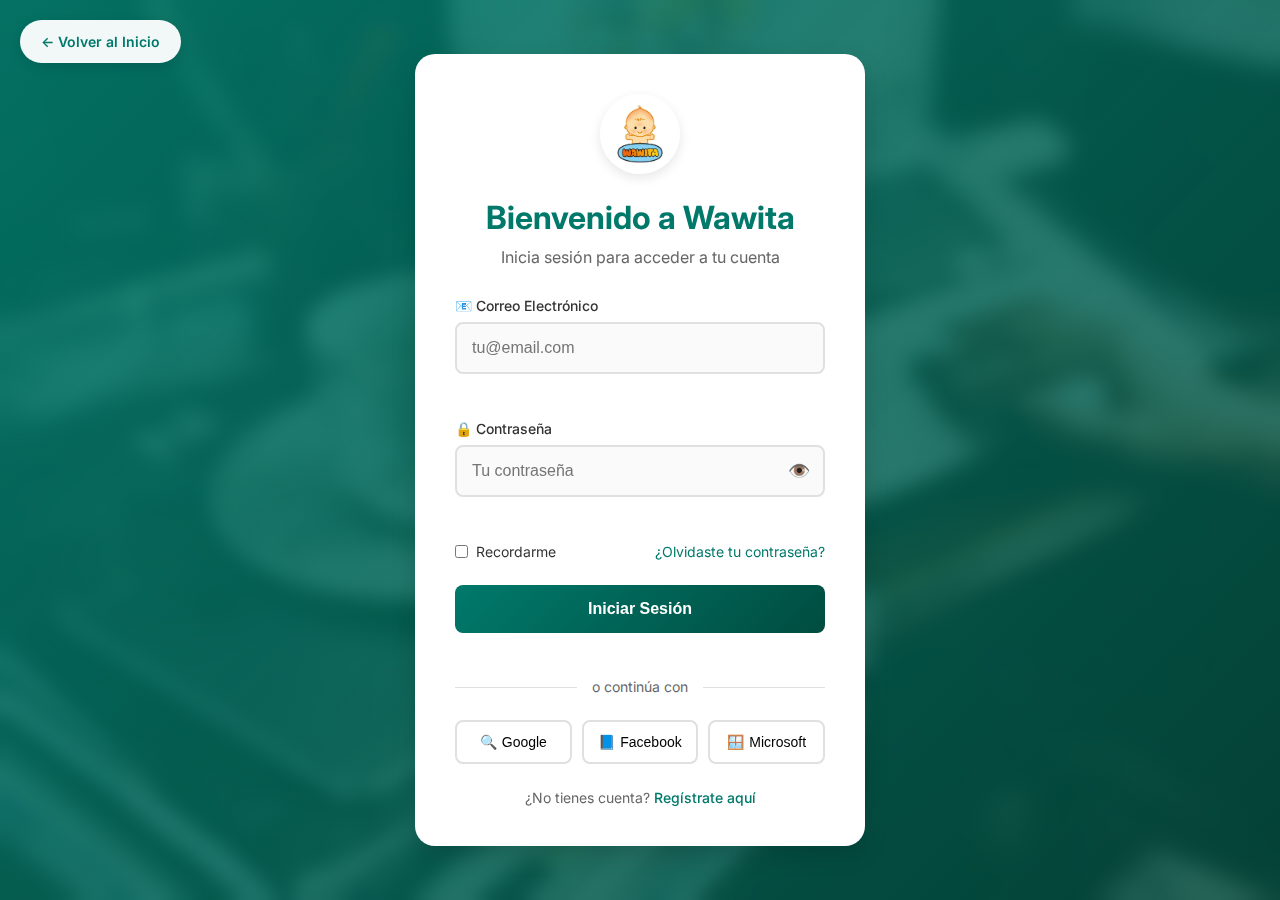
<file: verreuniones.html>
<!DOCTYPE html>
<html lang="es">
<head>
    <meta charset="UTF-8">
    <meta name="viewport" content="width=device-width, initial-scale=1.0">
    <title>Reuniones del Curso</title>
    <link rel="stylesheet" href="verreuniones.css"> <!-- Tu archivo CSS -->
</head>

<body>
  <nav>
    <a href="galeria.html">← Volver a la Galería</a>
</nav>
    <div class="container">
        <h1>Reuniones del Curso</h1>
        <!-- Aquí se cargarán las reuniones dinámicamente desde el JS -->
        <div id="meetingsList"></div>
    </div>

    <!-- Cargamos la API de Jitsi -->
    <script src="https://meet.jit.si/external_api.js"></script>
    
    <!-- Enlazamos el archivo de JS que maneja la lógica -->
    <script src="verreuniones.js"></script>
</body>
</html>
</file>
<file: cursos.css>
* {
    padding: 0;
    margin: 0;
    box-sizing: border-box;
}

body {
    font-family: Arial, sans-serif;
    background-color: #f4f4f4;
    color: #333;
}

nav {
    background-color: #00796b;
    padding: 10px 20px;
    display: flex;
    align-items: center;
    justify-content: flex-start;
}

nav a {
    color: #ffffff;
    text-decoration: none;
    font-weight: bold;
    font-size: 16px;
    margin-right: auto;
}

.container {
    max-width: 800px;
    margin: 30px auto;
    padding: 20px;
    background-color: #ffffff;
    border-radius: 8px;
    box-shadow: 0 4px 8px rgba(0, 0, 0, 0.1);
}

h1 {
    font-size: 28px;
    text-align: center;
    color: #00796b;
    margin-bottom: 20px;
}

form {
    display: flex;
    flex-direction: column;
    gap: 20px;
}

.form-group {
    display: flex;
    flex-direction: column;
}

label {
    font-weight: bold;
    color: #333;
    margin-bottom: 5px;
}

input[type="text"],
input[type="number"],
input[type="file"],
textarea,
select {
    padding: 10px;
    border: 1px solid #b0bec5;
    border-radius: 5px;
    font-size: 14px;
    outline: none;
}

input[type="text"]:focus,
input[type="number"]:focus,
input[type="file"]:focus,
textarea:focus,
select:focus {
    border-color: #00796b;
    box-shadow: 0 0 8px rgba(0, 121, 107, 0.2);
}

textarea {
    resize: none;
}

button {
    background-color: #00796b;
    color: #ffffff;
    padding: 12px;
    font-size: 16px;
    font-weight: bold;
    border: none;
    border-radius: 5px;
    cursor: pointer;
}

@media (max-width: 600px) {
    .container {
        padding: 15px;
    }

    h1 {
        font-size: 24px;
    }

    button {
        font-size: 14px;
        padding: 10px;
    }
}
</file>
<file: galeria.css>
* {
    margin: 0;
    padding: 0;
    box-sizing: border-box;
}

body {
    font-family: Arial, sans-serif;
    background-color: #f4f4f4;
    color: #333;
    line-height: 1.6;
    min-height: 100vh;
}

nav {
    background-color: #00796b;
    padding: 15px 20px;
    box-shadow: 0 4px 12px rgba(0, 0, 0, 0.1);
    position: sticky;
    top: 0;
    z-index: 1000;
}

nav a {
    color: #ffffff;
    text-decoration: none;
    font-weight: 600;
    font-size: 16px;
    padding: 10px 20px;
    border-radius: 25px;
    display: inline-flex;
    align-items: center;
    gap: 8px;
}

nav a::before {
    content: '←';
    font-size: 18px;
}

.container {
    max-width: 1400px;
    margin: 20px auto;
    padding: 30px;
    background: #ffffff;
    box-shadow: 0 8px 24px rgba(0, 0, 0, 0.15);
    border-radius: 8px;
    position: relative;
    overflow: hidden;
}

.container::before {
    content: '';
    position: absolute;
    top: 0;
    left: 0;
    right: 0;
    height: 4px;
    background: linear-gradient(90deg, #00796b, #5151ff, #f9a825);
}

h1, h2 {
    text-align: center;
    color: #00796b;
    margin-bottom: 30px;
    position: relative;
}

h1 {
    font-size: 2.5rem;
    font-weight: 700;
}

h1::after {
    content: '';
    position: absolute;
    bottom: -10px;
    left: 50%;
    transform: translateX(-50%);
    width: 100px;
    height: 3px;
    background: linear-gradient(90deg, #00796b, #f9a825);
    border-radius: 2px;
}

#addCourseBtn {
    display: block;
    margin: 30px auto;
    padding: 15px 30px;
    background: linear-gradient(135deg, #00796b, #004d40);
    color: #ffffff;
    border: none;
    border-radius: 50px;
    cursor: pointer;
    text-align: center;
    font-size: 16px;
    font-weight: 600;
    box-shadow: 0 4px 12px rgba(0, 0, 0, 0.1);
    min-width: 200px;
}

#addCourseBtn a {
    color: inherit;
    text-decoration: none;
}

#coursesContainer {
    display: grid;
    grid-template-columns: repeat(auto-fill, minmax(280px, 1fr));
    gap: 25px;
    margin-top: 40px;
    padding: 0 10px;
}

.course-card {
    background: #ffffff;
    border-radius: 8px;
    overflow: hidden;
    box-shadow: 0 4px 12px rgba(0, 0, 0, 0.1);
    position: relative;
    border: 1px solid rgba(0, 121, 107, 0.1);
    min-height: 400px;
    display: flex;
    flex-direction: column;
}

.course-card img {
    width: 100%;
    height: 200px;
    object-fit: cover;
}

.course-card-content {
    padding: 20px;
    flex-grow: 1;
    display: flex;
    flex-direction: column;
}

.course-card h3 {
    font-size: 1.2rem;
    color: #00796b;
    font-weight: 600;
    margin-bottom: 10px;
    line-height: 1.3;
}

.course-card p {
    font-size: 14px;
    color: #666;
    line-height: 1.5;
    margin-bottom: 15px;
    display: -webkit-box;
    -webkit-line-clamp: 3;
    -webkit-box-orient: vertical;
    overflow: hidden;
    flex-grow: 1;
}

.course-info {
    margin: 15px 0;
    font-size: 12px;
    color: #666;
}

.course-info-row {
    display: flex;
    justify-content: space-between;
    margin-bottom: 8px;
}

.course-card-buttons {
    display: flex;
    flex-direction: column;
    gap: 8px;
    margin-top: auto;
}

.course-card button {
    padding: 10px 16px;
    border: none;
    border-radius: 6px;
    cursor: pointer;
    font-size: 13px;
    font-weight: 500;
    position: relative;
    overflow: hidden;
}

.course-card button:nth-child(1) {
    background: linear-gradient(135deg, #00796b, #004d40);
    color: #ffffff;
}

.course-card button:nth-child(2) {
    background: linear-gradient(135deg, #5151ff, #3f3fff);
    color: #ffffff;
}

.course-card button:nth-child(3) {
    background: linear-gradient(135deg, #e57373, #d32f2f);
    color: #ffffff;
}

#materialsModal {
    position: fixed;
    top: 0;
    left: 0;
    width: 100%;
    height: 100%;
    background-color: rgba(0, 0, 0, 0.7);
    display: none;
    justify-content: center;
    align-items: center;
    z-index: 10000;
}

.modal-content {
    background: #ffffff;
    padding: 30px;
    border-radius: 8px;
    width: 90%;
    max-width: 800px;
    max-height: 80vh;
    overflow-y: auto;
    box-shadow: 0 8px 24px rgba(0, 0, 0, 0.15);
    position: relative;
}

.modal-content h2 {
    color: #00796b;
    margin-bottom: 25px;
    font-size: 1.6rem;
}

.material-card {
    background: linear-gradient(135deg, #f8f9fa, #e9ecef);
    padding: 20px;
    margin: 15px 0;
    border-radius: 8px;
    box-shadow: 0 4px 12px rgba(0, 0, 0, 0.1);
    border-left: 4px solid #00796b;
}

.material-card h4 {
    margin: 0 0 10px 0;
    font-size: 1.1em;
    color: #00796b;
    font-weight: 600;
}

.material-card p {
    margin: 8px 0;
    color: #333;
    line-height: 1.5;
}

.material-card a {
    display: inline-block;
    margin-top: 15px;
    padding: 8px 16px;
    background: linear-gradient(135deg, #00796b, #004d40);
    color: #ffffff;
    text-decoration: none;
    border-radius: 20px;
    font-weight: 500;
    font-size: 13px;
}

.material-card .delete-btn {
    background: linear-gradient(135deg, #e57373, #d32f2f);
    color: #ffffff;
    padding: 6px 12px;
    border-radius: 15px;
    cursor: pointer;
    font-weight: 500;
    border: none;
    margin-left: 10px;
    font-size: 11px;
}

.modal-content button[onclick="closeMaterialsModal()"] {
    background: linear-gradient(135deg, #6c757d, #495057);
    color: #ffffff;
    border: none;
    padding: 12px 25px;
    border-radius: 25px;
    cursor: pointer;
    font-weight: 500;
    margin-top: 20px;
}

table {
    width: 100%;
    border-collapse: collapse;
    margin: 25px 0;
    background: #ffffff;
    border-radius: 8px;
    overflow: hidden;
    box-shadow: 0 4px 12px rgba(0, 0, 0, 0.1);
}

table th, table td {
    padding: 12px;
    text-align: left;
    border-bottom: 1px solid #e0e0e0;
}

table th {
    background: linear-gradient(135deg, #00796b, #004d40);
    color: #ffffff;
    font-size: 14px;
    font-weight: 600;
    text-transform: uppercase;
    letter-spacing: 0.5px;
}

table td {
    font-size: 13px;
    color: #333;
}

.empty-state {
    text-align: center;
    padding: 60px 20px;
    color: #666;
    grid-column: 1 / -1;
}

.empty-state h3 {
    font-size: 1.4rem;
    margin-bottom: 15px;
    color: #00796b;
}

.empty-state p {
    font-size: 1rem;
    margin-bottom: 25px;
}

@media (max-width: 1200px) {
    .container {
        margin: 15px;
        padding: 25px;
    }
    
    #coursesContainer {
        grid-template-columns: repeat(auto-fill, minmax(250px, 1fr));
        gap: 20px;
    }
}

@media (max-width: 768px) {
    .container {
        margin: 10px;
        padding: 20px;
    }

    h1 {
        font-size: 1.8rem;
        margin-bottom: 20px;
    }

    #coursesContainer {
        grid-template-columns: repeat(auto-fill, minmax(280px, 1fr));
        gap: 20px;
        padding: 0;
    }

    .course-card-buttons {
        flex-direction: column;
    }

    #addCourseBtn {
        width: 100%;
        margin: 20px 0;
        padding: 12px 25px;
    }

    .modal-content {
        width: 95%;
        padding: 20px;
        margin: 20px;
    }

    nav a {
        padding: 8px 15px;
        font-size: 14px;
    }
}

@media (max-width: 480px) {
    .container {
        margin: 5px;
        padding: 15px;
    }

    h1 {
        font-size: 1.5rem;
    }

    #coursesContainer {
        grid-template-columns: 1fr;
        gap: 15px;
    }

    .course-card {
        min-height: 350px;
    }

    .course-card-content {
        padding: 15px;
    }

    .course-card h3 {
        font-size: 1.1rem;
    }

    .course-card button {
        padding: 8px 12px;
        font-size: 12px;
    }

    .modal-content {
        padding: 15px;
        width: 98%;
        margin: 10px;
    }

    .modal-content h2 {
        font-size: 1.3rem;
    }

    .material-card {
        padding: 15px;
    }

    .course-info-row {
        flex-direction: column;
        gap: 4px;
    }

    .course-info-row span {
        font-size: 11px;
    }
}

html {
    scroll-behavior: smooth;
}

body {
    overflow-x: hidden;
}

.course-card {
    min-width: 0;
}

@media (max-width: 320px) {
    .container {
        padding: 10px;
    }
    
    #coursesContainer {
        gap: 10px;
    }
    
    .course-card {
        min-height: 320px;
    }
    
    .course-card-content {
        padding: 12px;
    }
    
    .course-card button {
        padding: 6px 10px;
        font-size: 11px;
    }
}
</file>
<file: login.css>
/* Variables CSS */
:root {
    --primary-color: #00796b;
    --primary-dark: #004d40;
    --primary-light: #4db6ac;
    --secondary-color: #5151ff;
    --accent-color: #f9a825;
    --background-color: #f4f4f4;
    --text-color: #333;
    --white: #ffffff;
    --shadow: 0 4px 12px rgba(0, 0, 0, 0.1);
    --shadow-hover: 0 8px 24px rgba(0, 0, 0, 0.15);
    --border-radius: 8px;
    --transition: all 0.3s ease;
    --error-color: #f44336;
    --success-color: #4caf50;
}

* {
    margin: 0;
    padding: 0;
    box-sizing: border-box;
}

body {
    font-family: 'Inter', 'Segoe UI', Tahoma, Geneva, Verdana, sans-serif;
    background: linear-gradient(135deg, var(--primary-color), var(--primary-dark));
    min-height: 100vh;
    display: flex;
    align-items: center;
    justify-content: center;
    position: relative;
    overflow: hidden;
}

/* Estilos para el botón de volver */
.back-button-container {
    position: fixed;
    top: 20px;
    left: 20px;
    z-index: 10001;
}

.back-button {
    display: inline-flex;
    align-items: center;
    gap: 8px;
    padding: 12px 20px;
    background: rgba(255, 255, 255, 0.95);
    color: var(--primary-color);
    text-decoration: none;
    border-radius: 25px;
    font-weight: 600;
    font-size: 14px;
    box-shadow: var(--shadow);
    backdrop-filter: blur(10px);
    border: 1px solid rgba(255, 255, 255, 0.2);
    transition: var(--transition);
}

.back-button:hover {
    background: var(--white);
    transform: translateY(-2px);
    box-shadow: var(--shadow-hover);
    color: var(--primary-dark);
}

.back-button:active {
    transform: translateY(0);
}

.login-container {
    display: flex;
    width: 100%;
    height: 100vh;
    position: relative;
}

.login-background {
    position: absolute;
    top: 0;
    left: 0;
    width: 100%;
    height: 100%;
    background: url('img/fototutoria.jpg') center/cover;
    z-index: 1;
}

.background-overlay {
    position: absolute;
    top: 0;
    left: 0;
    width: 100%;
    height: 100%;
    background: linear-gradient(135deg, rgba(0, 121, 107, 0.9), rgba(0, 77, 64, 0.8));
    backdrop-filter: blur(10px);
}

.login-card {
    background: var(--white);
    border-radius: 20px;
    padding: 40px;
    width: 100%;
    max-width: 450px;
    margin: auto;
    box-shadow: var(--shadow-hover);
    position: relative;
    z-index: 10;
    animation: slideIn 0.6s ease-out;
}

@keyframes slideIn {
    from {
        opacity: 0;
        transform: translateY(30px);
    }
    to {
        opacity: 1;
        transform: translateY(0);
    }
}

.login-header {
    text-align: center;
    margin-bottom: 30px;
}

.login-logo {
    width: 80px;
    height: 80px;
    border-radius: 50%;
    margin-bottom: 20px;
    box-shadow: var(--shadow);
    transition: var(--transition);
}

.login-logo:hover {
    transform: scale(1.1);
    box-shadow: var(--shadow-hover);
}

.login-header h1 {
    color: var(--primary-color);
    font-size: 2rem;
    font-weight: 700;
    margin-bottom: 10px;
}

.login-header p {
    color: #666;
    font-size: 1rem;
}

.login-form {
    width: 100%;
}

.form-group {
    margin-bottom: 25px;
}

.form-group label {
    display: block;
    margin-bottom: 8px;
    color: var(--text-color);
    font-weight: 500;
    font-size: 14px;
}

.form-group input {
    width: 100%;
    padding: 15px;
    border: 2px solid #e0e0e0;
    border-radius: var(--border-radius);
    font-size: 16px;
    transition: var(--transition);
    background: #fafafa;
}

.form-group input:focus {
    outline: none;
    border-color: var(--primary-color);
    background: var(--white);
    box-shadow: 0 0 0 3px rgba(0, 121, 107, 0.1);
}

.form-group select {
    width: 100%;
    padding: 15px;
    border: 2px solid #e0e0e0;
    border-radius: var(--border-radius);
    font-size: 16px;
    transition: var(--transition);
    background: #fafafa;
}

.form-group select:focus {
    outline: none;
    border-color: var(--primary-color);
    background: var(--white);
    box-shadow: 0 0 0 3px rgba(0, 121, 107, 0.1);
}

.password-container {
    position: relative;
}

.toggle-password {
    position: absolute;
    right: 15px;
    top: 50%;
    transform: translateY(-50%);
    background: none;
    border: none;
    cursor: pointer;
    font-size: 18px;
    color: #666;
    transition: var(--transition);
}

.toggle-password:hover {
    color: var(--primary-color);
}

.error-message {
    color: var(--error-color);
    font-size: 12px;
    margin-top: 5px;
    display: block;
    min-height: 16px;
}

.form-options {
    display: flex;
    justify-content: space-between;
    align-items: center;
    margin-bottom: 25px;
    font-size: 14px;
}

.checkbox-container {
    display: flex;
    align-items: center;
    cursor: pointer;
    color: var(--text-color);
}

.checkbox-container input {
    margin-right: 8px;
    width: auto;
}

.forgot-password {
    color: var(--primary-color);
    text-decoration: none;
    transition: var(--transition);
}

.forgot-password:hover {
    color: var(--primary-dark);
    text-decoration: underline;
}

.login-btn {
    width: 100%;
    padding: 15px;
    background: linear-gradient(135deg, var(--primary-color), var(--primary-dark));
    color: var(--white);
    border: none;
    border-radius: var(--border-radius);
    font-size: 16px;
    font-weight: 600;
    cursor: pointer;
    transition: var(--transition);
    margin-bottom: 20px;
    position: relative;
    overflow: hidden;
}

.login-btn:hover {
    background: linear-gradient(135deg, var(--primary-dark), var(--primary-color));
    transform: translateY(-2px);
    box-shadow: var(--shadow-hover);
}

.login-btn:active {
    transform: translateY(0);
}

.login-btn:disabled {
    opacity: 0.7;
    cursor: not-allowed;
    transform: none;
}

.divider {
    text-align: center;
    margin: 25px 0;
    position: relative;
    color: #666;
    font-size: 14px;
}

.divider::before {
    content: '';
    position: absolute;
    top: 50%;
    left: 0;
    right: 0;
    height: 1px;
    background: #e0e0e0;
    z-index: 1;
}

.divider span {
    background: var(--white);
    padding: 0 15px;
    position: relative;
    z-index: 2;
}

.social-login {
    display: grid;
    grid-template-columns: 1fr 1fr 1fr;
    gap: 10px;
    margin-bottom: 25px;
}

.social-btn {
    padding: 12px;
    border: 2px solid #e0e0e0;
    border-radius: var(--border-radius);
    background: var(--white);
    cursor: pointer;
    transition: var(--transition);
    font-size: 14px;
    font-weight: 500;
    display: flex;
    align-items: center;
    justify-content: center;
    gap: 5px;
}

.social-btn:hover {
    transform: translateY(-2px);
    box-shadow: var(--shadow);
}

.google-btn:hover {
    border-color: #db4437;
    color: #db4437;
}

.facebook-btn:hover {
    border-color: #3b5998;
    color: #3b5998;
}

.microsoft-btn:hover {
    border-color: #00a1f1;
    color: #00a1f1;
}

.register-link {
    text-align: center;
    color: #666;
    font-size: 14px;
}

.register-link a {
    color: var(--primary-color);
    text-decoration: none;
    font-weight: 500;
    transition: var(--transition);
}

.register-link a:hover {
    color: var(--primary-dark);
    text-decoration: underline;
}

.loading {
    display: inline-block;
    width: 16px;
    height: 16px;
    border: 2px solid rgba(255,255,255,.3);
    border-radius: 50%;
    border-top-color: var(--white);
    animation: spin 1s ease-in-out infinite;
}

@keyframes spin {
    to { transform: rotate(360deg); }
}

/* Responsive */
@media (max-width: 768px) {
    .back-button-container {
        top: 15px;
        left: 15px;
    }

    .back-button {
        padding: 10px 16px;
        font-size: 13px;
    }

    .login-card {
        margin: 20px;
        padding: 30px 25px;
        max-width: none;
    }

    .login-header h1 {
        font-size: 1.5rem;
    }

    .social-login {
        grid-template-columns: 1fr;
        gap: 10px;
    }

    .form-options {
        flex-direction: column;
        gap: 15px;
        align-items: flex-start;
    }
}

@media (max-width: 480px) {
    .back-button-container {
        top: 10px;
        left: 10px;
    }

    .back-button {
        padding: 8px 14px;
        font-size: 12px;
    }

    .login-card {
        margin: 10px;
        padding: 25px 20px;
    }

    .login-logo {
        width: 60px;
        height: 60px;
    }

    .login-header h1 {
        font-size: 1.3rem;
    }
}

/* Animaciones adicionales */
.form-group {
    animation: fadeInUp 0.6s ease-out;
    animation-fill-mode: both;
}

.form-group:nth-child(1) { animation-delay: 0.1s; }
.form-group:nth-child(2) { animation-delay: 0.2s; }
.form-group:nth-child(3) { animation-delay: 0.3s; }

@keyframes fadeInUp {
    from {
        opacity: 0;
        transform: translateY(20px);
    }
    to {
        opacity: 1;
        transform: translateY(0);
    }
}

/* Estados de validación */
.form-group.success input {
    border-color: var(--success-color);
    background: #f8fff8;
}

.form-group.error input {
    border-color: var(--error-color);
    background: #fff8f8;
}

.form-group.success input:focus {
    box-shadow: 0 0 0 3px rgba(76, 175, 80, 0.1);
}

.form-group.error input:focus {
    box-shadow: 0 0 0 3px rgba(244, 67, 54, 0.1);
}
</file>
<file: materiales.css>
* {
    margin: 0;
    padding: 0;
    box-sizing: border-box;
}

body {
    background-color: #f4f4f4;
    font-family: Arial, sans-serif;
    color: #333;
    line-height: 1.6;
    min-height: 100vh;
}

nav {
    background-color: #00796b;
    padding: 15px 20px;
    box-shadow: 0 4px 12px rgba(0, 0, 0, 0.1);
    position: sticky;
    top: 0;
    z-index: 1000;
}

nav a {
    color: #ffffff;
    text-decoration: none;
    font-weight: 600;
    font-size: 16px;
    padding: 10px 20px;
    border-radius: 25px;
    display: inline-flex;
    align-items: center;
    gap: 8px;
}

nav a::before {
    content: '←';
    font-size: 18px;
}

.container {
    max-width: 1000px;
    margin: 20px auto;
    padding: 30px;
    background: #ffffff;
    border-radius: 8px;
    box-shadow: 0 8px 24px rgba(0, 0, 0, 0.15);
    position: relative;
    overflow: hidden;
}

.container::before {
    content: '';
    position: absolute;
    top: 0;
    left: 0;
    right: 0;
    height: 4px;
    background: linear-gradient(90deg, #00796b, #5151ff, #f9a825);
}

h1, h2 {
    text-align: center;
    color: #00796b;
    font-weight: 700;
    margin-bottom: 30px;
    position: relative;
}

h1 {
    font-size: 2.5rem;
}

h1::after {
    content: '';
    position: absolute;
    bottom: -10px;
    left: 50%;
    transform: translateX(-50%);
    width: 100px;
    height: 3px;
    background: linear-gradient(90deg, #00796b, #f9a825);
    border-radius: 2px;
}

form {
    margin-bottom: 40px;
    padding: 0;
    background: transparent;
    box-shadow: none;
    border: none;
}

.form-group {
    margin-bottom: 25px;
}

label {
    display: block;
    font-weight: 600;
    margin-bottom: 8px;
    color: #333;
    font-size: 16px;
}

input, select, textarea, button {
    width: 100%;
    padding: 15px;
    font-size: 14px;
    border-radius: 8px;
    border: 2px solid #e0e0e0;
    margin-top: 5px;
    background: #fafafa;
    box-sizing: border-box;
}

input:focus, select:focus, textarea:focus {
    outline: none;
    border-color: #00796b;
    background: #ffffff;
    box-shadow: 0 0 0 3px rgba(0, 121, 107, 0.1);
}

textarea {
    resize: vertical;
    min-height: 100px;
}

button {
    background: linear-gradient(135deg, #00796b, #004d40);
    color: #ffffff;
    border: none;
    cursor: pointer;
    font-weight: 600;
    font-size: 16px;
    box-shadow: 0 4px 12px rgba(0, 0, 0, 0.1);
    margin-top: 20px;
}

.table-container {
    overflow-x: auto;
    margin-top: 30px;
    border-radius: 8px;
    box-shadow: 0 4px 12px rgba(0, 0, 0, 0.1);
}

table {
    width: 100%;
    border-collapse: collapse;
    background: #ffffff;
    border-radius: 8px;
    overflow: hidden;
    box-shadow: 0 4px 12px rgba(0, 0, 0, 0.1);
}

th, td {
    padding: 15px 12px;
    text-align: left;
    border-bottom: 1px solid #e0e0e0;
}

th {
    background: linear-gradient(135deg, #00796b, #004d40);
    color: #ffffff;
    font-weight: 600;
    text-transform: uppercase;
    letter-spacing: 0.5px;
    font-size: 13px;
}

tr:nth-child(even) {
    background-color: #f8f9fa;
}

table button {
    background: linear-gradient(135deg, #00796b, #004d40);
    color: #ffffff;
    padding: 8px 15px;
    border: none;
    border-radius: 5px;
    cursor: pointer;
    font-size: 12px;
    font-weight: 500;
    width: auto;
    margin: 2px;
}

table .delete-btn {
    background: linear-gradient(135deg, #e57373, #d32f2f);
}

@media (max-width: 768px) {
    .container {
        margin: 15px;
        padding: 20px;
    }

    h1 {
        font-size: 1.8rem;
        margin-bottom: 20px;
    }

    th, td {
        padding: 10px 8px;
        font-size: 13px;
    }

    button {
        font-size: 14px;
        padding: 12px;
    }

    table button {
        padding: 6px 12px;
        font-size: 11px;
    }

    nav a {
        padding: 8px 15px;
        font-size: 14px;
    }

    table {
        display: block;
        overflow-x: auto;
        white-space: nowrap;
    }
    
    table thead,
    table tbody,
    table th,
    table td,
    table tr {
        display: block;
    }
    
    table thead tr {
        position: absolute;
        top: -9999px;
        left: -9999px;
    }
    
    table tr {
        border: 1px solid #ccc;
        margin-bottom: 10px;
        padding: 15px;
        border-radius: 8px;
        background: #ffffff;
        box-shadow: 0 4px 12px rgba(0, 0, 0, 0.1);
    }
    
    table td {
        border: none;
        position: relative;
        padding-left: 50%;
        white-space: normal;
        text-align: left;
        padding-top: 10px;
        padding-bottom: 10px;
    }
    
    table td:before {
        content: attr(data-label) ": ";
        position: absolute;
        left: 6px;
        width: 45%;
        padding-right: 10px;
        white-space: nowrap;
        font-weight: bold;
        color: #00796b;
    }
}

@media (max-width: 480px) {
    .container {
        margin: 10px;
        padding: 15px;
    }

    h1 {
        font-size: 1.5rem;
    }

    form {
        margin-bottom: 25px;
    }

    input, select, textarea, button {
        font-size: 13px;
        padding: 12px;
    }

    .form-group {
        margin-bottom: 20px;
    }

    table button {
        padding: 5px 10px;
        font-size: 10px;
        margin: 1px;
    }
}

html {
    scroll-behavior: smooth;
}

body {
    overflow-x: hidden;
}

.form-group,
table,
.container {
    flex-shrink: 0;
}
</file>
<file: StyleNoti.css>
*{
    padding: 0;
    margin: 0;
    text-decoration:none;
    list-style: none;
    box-sizing: border-box;
}

.CuerpoIndex{
    background-color:#f4f4f4;
}

.menu{
    height: 30px;
}

.enlace{
    position: absolute;
    margin-left: 40px;
}

.enlace .logo{
    height: 80px;
    width: 100px;
}

h1 {
    text-align: center;
    font-size: 32px;
    color: #00796b;
    margin-bottom: 20px;
}

nav {
    background-color: #00796b;
    height: 80px;
    width: 100%;
    border-radius: 0;
    margin-bottom: 20px;
}
nav ul{
    float: right;
    margin-right: 20px;
}

nav ul li{
    display: inline-block;
    line-height: 80px;
    margin: 0 5px;
}

nav ul li a{
    font-family: 'Courier New', Courier, monospace;
    font-size: 20px;
    color: #ffffff;
    padding: 7px 14px;
    border-radius: 4px;
    text-transform: uppercase;
}

li a:hover{
    transform: scale(1.1);
    transition: all 400ms ease;
    box-shadow: 0 0 10px 0 rgb(0, 0, 0);
    background-color: rgb(81, 81, 255);
}

.boton{
    float: right;
    line-height: 100px;
    margin-right: 40px;
    cursor: pointer;
    display: none;
}

#check{
    display: none;
}

@media (max-width: 952px) {
    .navegacion ul li a{
        font-size: 15px;
    }
}

@media (max-width: 858px) {
    .boton{
        display: block;
    }

    ul{
        width: 100%;
        height: 100vh;
        position: fixed;
        background: #2c3e50;
        top: 80px;
        left: -100%;
        text-align: center;
        transition: all 0.6s;
    }

    nav ul li{
        display: block;
        margin: 50px 0;
        line-height: 30px;
    }

    nav ul li a{
        font-size: 20px;
    }

    li a:hover{
        background: none;
        color: rgb(227, 27, 27);
    }

    #check:checked ~ ul{
        left: 0;
    }
}


body {
  font-family: Arial, sans-serif;
}

/* Estilo para el formulario */
div {
    background-color: #fff;
    padding: 20px;
    border-radius: 8px;
    box-shadow: 0px 0px 10px rgba(0, 0, 0, 0.1);
    margin: 20px;
    width: 80%;
    max-width: 600px;
    margin-left: auto;
    margin-right: auto;
}

label {
    font-size: 18px;
    font-weight: bold;
    color: #333;
    margin-bottom: 10px;
    display: block;
}

input[type="text"] {
    width: 100%;
    padding: 10px;
    margin-bottom: 15px;
    border: 2px solid #00796b;
    border-radius: 5px;
    font-size: 16px;
    box-sizing: border-box;
    background-color: #f9f9f9;
}

input[type="text"]:focus {
    outline: none;
    border-color: #004d40;
    box-shadow: 0 0 5px rgba(0, 77, 64, 0.5);
}

button {
    padding: 12px 20px;
    background-color: #00796b;
    color: #fff;
    border: none;
    border-radius: 5px;
    font-size: 16px;
    cursor: pointer;
    width: 100%;
    box-sizing: border-box;
    transition: background-color 0.3s ease;
}

button:hover {
    background-color: #004d40;
}

/* Estilo de las notificaciones */
.notification {
    margin: 10px 0;
    padding: 15px;
    border-radius: 5px;
    font-size: 16px;
}

.notification.error {
    background-color: #ffcccc;
}

.notification.success {
    background-color: #ccffcc;
}


.error {
  background-color: #ffcccc;
}

.success {
  background-color: #ccffcc;
}

/* Para el script Racha.js*/

/* Media queries para el footer en pantallas pequeñas */
@media (max-width: 768px) {
    .footer-container {
        flex-direction: column;
        align-items: center;
    }

    .footer-column {
        padding: 10px;
        text-align: center;
        max-width: 100%;
    }
}

/* Estilos para el overlay de pantalla completa */
.overlay {
    position: fixed;
    top: 0;
    left: 0;
    width: 100vw;
    height: 100vh;
    background-color: rgba(0, 0, 0, 0.7);
    display: flex;
    justify-content: center;
    align-items: center;
    z-index: 999;
}

/* Estilos para la caja que contiene el logo ampliado */
.overlay-box {
    background-color: #fff;
    padding: 20px;
    max-width: 60%;
    max-height: 60%;
    overflow: hidden;
    border-radius: 8px;
    display: flex;
    flex-direction: row;
    align-items: center;
    position: relative;
}

/* Estilos para el logo ampliado */
.fullscreen-logo {
    width: 250px;
    height: auto;
    object-fit: contain;
    margin-right: 20px;
    border-radius: 10px;
    border: 2px solid #000;
}

/* Estilos para la información adicional */
.info {
    font-family: 'Courier New', Courier, monospace;
    font-size: 24px;
    font-weight: bold;
    color: #333;
    text-align: justify;
}
</file>
<file: estilosPW.css>
* {
    padding: 0;
    margin: 0;
    box-sizing: border-box;
    text-decoration: none;
    list-style: none;
}

body {
    background-color: #f4f4f4;
    font-family: 'Courier New', Courier, monospace;
    color: #333;
}

.titulo-container {
    text-align: center;
    margin-top: 20px;
}

.titulo {
    font-size: 39px;
    color: #00796b;
    margin-bottom: 20px;
}

.container {
    display: grid;
    grid-template-columns: repeat(3, 1fr);
    gap: 20px;
    padding: 25px;
    max-width: 1200px;
    margin: 0 auto;
}

.box {
    background-color: #fff;
    border: 1px solid #e0e0e0;
    padding: 20px;
    border-radius: 10px;
    box-shadow: 0 4px 8px rgba(47, 205, 205, 0.6);
    color: #333;
    display: flex;
    flex-direction: column;
    justify-content: space-between;
    height: 100%;
    /* Eliminamos todas las transiciones y efectos hover */
}

.box h2 {
    font-size: 20px;
    margin-bottom: 15px;
    color: #00796b;
    font-weight: bold;
    text-align: center;
}

.box p, .box ul, .box ol {
    font-size: 16px;
    line-height: 1.6;
    color: #555;
    margin-top: auto;
    margin-bottom: auto;
}

.box img {
    width: 100%;
    height: 100%;
    object-fit: cover;
    border-radius: 10px;
    object-position: center;
}

/* Eliminamos completamente el hover effect */
/* .box:hover - Esta regla se ha eliminado completamente */

.box:nth-child(5) {
    background-color: #000;
    box-shadow: none;
    border: 1px solid #e0e0e0;
    display: flex;
    justify-content: center;
    align-items: center;
}

/* Eliminamos también el hover de la quinta caja */
/* .box:nth-child(5):hover - Esta regla se ha eliminado completamente */

.box ol, .box ul {
    padding-left: 20px;
    margin-top: 10px;
}

.box li {
    margin-bottom: 10px;
    font-size: 15px;
}

@media (max-width: 992px) {
    .container {
        grid-template-columns: 1fr 1fr;
    }
}

@media (max-width: 768px) {
    .container {
        grid-template-columns: 1fr;
    }
    .titulo {
        font-size: 32px;
    }
    .box {
        padding: 15px;
    }
}
</file>
<file: estilosUnicos.css>
*{
    padding: 0;
    margin: 0;
    text-decoration:none;
    list-style: none;
    box-sizing: border-box;
}

.CuerpoIndex{
    background-color:#f4f4f4;
    font-family: 'Segoe UI', Tahoma, Geneva, Verdana, sans-serif;
    min-height: 100vh;
    overflow-x: hidden;
}

.menu{
    height: 30px;
}

.enlace{
    position: absolute;
    margin-left: 40px;
}

.enlace .logo{
    height: 80px;
    width: 100px;
    border-radius: 8px;
    cursor: pointer;
}

nav {
    background-color: #00796b;
    height: 80px;
    width: 100%;
    border-radius: 0;
    margin-bottom: 20px;
    box-shadow: 0 4px 12px rgba(0, 0, 0, 0.1);
    position: sticky;
    top: 0;
    z-index: 1000;
}

nav ul{
    float: right;
    margin-right: 20px;
    display: flex;
    align-items: center;
    height: 80px;
    flex-wrap: wrap;
}

nav ul li{
    display: inline-block;
    line-height: 80px;
    margin: 0 5px;
}

nav ul li a{
    font-family: 'Courier New', Courier, monospace;
    font-size: 16px;
    color: #ffffff;
    padding: 10px 16px;
    border-radius: 8px;
    text-transform: uppercase;
    font-weight: 500;
    white-space: nowrap;
}

li a:hover{
    transform: scale(1.1);
    transition: all 400ms ease;
    box-shadow: 0 0 10px 0 rgb(0, 0, 0);
    background-color: rgb(81, 81, 255);
}

.boton{
    float: right;
    line-height: 100px;
    margin-right: 40px;
    cursor: pointer;
    display: none;
}

#check{
    display: none;
}

@media (max-width: 952px) {
    nav ul li a{
        font-size: 14px;
        padding: 8px 12px;
    }
}

@media (max-width: 858px) {
    .boton{
        display: block;
    }

    nav ul{
        width: 100%;
        height: 100vh;
        position: fixed;
        background: #2c3e50;
        top: 80px;
        left: -100%;
        text-align: center;
        transition: all 0.6s;
        flex-direction: column;
        justify-content: flex-start;
        padding-top: 50px;
        overflow-y: auto;
    }

    nav ul li{
        display: block;
        margin: 15px 0;
        line-height: 30px;
        width: 100%;
    }

    nav ul li a{
        font-size: 18px;
        padding: 15px 30px;
        display: block;
        width: 80%;
        margin: 0 auto;
    }

    li a:hover{
        background: rgb(81, 81, 255);
        transform: scale(1.05);
    }

    #check:checked ~ ul{
        left: 0;
    }
}

/* Estilos generales para el formulario */
.form-container {
    max-width: 800px;
    margin: 20px auto;
    padding: 30px;
    background: #ffffff;
    border-radius: 8px;
    box-shadow: 0 8px 24px rgba(0, 0, 0, 0.15);
    border: 1px solid rgba(0, 121, 107, 0.1);
}

form {
    margin: 20px 0;
    padding: 0;
    background: transparent;
    box-shadow: none;
    border: none;
}

h2 {
    text-align: center;
    color: #00796b;
    margin-bottom: 30px;
    font-size: clamp(1.5rem, 3vw, 2rem);
}

.form-group {
    margin-bottom: 25px;
}

label {
    font-size: 16px;
    color: #333;
    display: block;
    margin-bottom: 8px;
    font-weight: 600;
}

input[type="text"],
input[type="tel"] {
    width: 100%;
    padding: 15px;
    font-size: 14px;
    border-radius: 8px;
    border: 2px solid #e0e0e0;
    margin-bottom: 10px;
    background: #fafafa;
}

input[type="text"]:focus,
input[type="tel"]:focus {
    outline: none;
    border-color: #00796b;
    background: #ffffff;
    box-shadow: 0 0 0 3px rgba(0, 121, 107, 0.1);
}

/* Estilo para los checkboxes */
input[type="checkbox"] {
    margin-right: 10px;
    margin-left: 10px;
    transform: scale(1.3);
    accent-color: #00796b;
}

/* Contenedor para los checkboxes */
.checkbox-container {
    display: inline-flex;
    align-items: center;
    font-size: 16px;
    color: #00796b;
    margin-right: 20px;
    margin-bottom: 15px;
    width: calc(50% - 10px);
    box-sizing: border-box;
    padding: 10px;
    border-radius: 8px;
    background: rgba(0, 121, 107, 0.05);
    cursor: pointer;
}

/* Contenedor de todos los checkboxes */
.checkbox-container-wrapper {
    display: flex;
    flex-wrap: wrap;
    justify-content: space-between;
    margin-top: 20px;
    gap: 10px;
}

/* Botón de envío */
.button,
button[type="submit"] {
    background: #00796b;
    color: #ffffff;
    border: none;
    padding: 15px 30px;
    cursor: pointer;
    font-size: 16px;
    font-weight: bold;
    border-radius: 8px;
    width: 100%;
    box-shadow: 0 4px 12px rgba(0, 0, 0, 0.1);
    margin-top: 20px;
}

/* Estilos para la tabla de datos */
table {
    width: 100%;
    margin: 30px 0;
    border-collapse: collapse;
    box-shadow: 0 4px 12px rgba(0, 0, 0, 0.1);
    border-radius: 8px;
    overflow: hidden;
    background: #ffffff;
}

th, td {
    padding: 15px 12px;
    text-align: left;
    border-bottom: 1px solid #ddd;
    font-size: 14px;
}

thead {
    background: #00796b;
    color: #ffffff;
}

thead th {
    font-weight: 600;
    text-transform: uppercase;
    letter-spacing: 0.5px;
    font-size: 13px;
}

tbody tr:nth-child(even) {
    background-color: #f8f9fa;
}

/* Estilo para el botón de eliminación */
button {
    padding: 8px 15px;
    background: #e57373;
    border-radius: 8px;
    color: #ffffff;
    border: none;
    cursor: pointer;
    font-weight: 500;
    font-size: 12px;
}

/* Para el script Racha.js*/

/* Estilos para el overlay de pantalla completa */
.overlay {
    position: fixed;
    top: 0;
    left: 0;
    width: 100vw;
    height: 100vh;
    background-color: rgba(0, 0, 0, 0.8);
    display: flex;
    justify-content: center;
    align-items: center;
    z-index: 9999;
}

/* Estilos para la caja que contiene el logo ampliado */
.overlay-box {
    background: #ffffff;
    padding: 40px;
    max-width: 70%;
    max-height: 70%;
    overflow: hidden;
    border-radius: 15px;
    display: flex;
    flex-direction: row;
    align-items: center;
    position: relative;
    box-shadow: 0 8px 24px rgba(0, 0, 0, 0.15);
}

/* Estilos para el logo ampliado */
.fullscreen-logo {
    width: 250px;
    height: auto;
    object-fit: contain;
    margin-right: 30px;
    border-radius: 8px;
    border: 3px solid #00796b;
}

/* Estilos para la información adicional */
.info {
    font-family: 'Courier New', Courier, monospace;
    font-size: 1.2rem;
    font-weight: bold;
    color: #333;
    text-align: justify;
    line-height: 1.6;
}

/* Responsividad mejorada */
@media (max-width: 768px) {
    .form-container {
        margin: 15px;
        padding: 20px;
    }

    .checkbox-container {
        width: 100%;
        margin-bottom: 10px;
    }

    .checkbox-container-wrapper {
        flex-direction: column;
        gap: 5px;
    }

    table {
        font-size: 12px;
    }

    th, td {
        padding: 10px 8px;
    }

    .overlay-box {
        flex-direction: column;
        max-width: 90%;
        max-height: 80%;
        padding: 20px;
    }

    .fullscreen-logo {
        width: 200px;
        margin-right: 0;
        margin-bottom: 20px;
    }

    .info {
        font-size: 1rem;
        text-align: center;
    }

    nav ul li a {
        font-size: 16px;
        padding: 12px 25px;
    }
}

@media (max-width: 480px) {
    .enlace {
        margin-left: 20px;
    }

    .enlace .logo {
        height: 60px;
        width: 75px;
    }

    nav {
        height: 70px;
    }

    nav ul {
        top: 70px;
    }

    .boton {
        line-height: 70px;
        margin-right: 20px;
    }

    .form-container {
        margin: 10px;
        padding: 15px;
    }

    h2 {
        font-size: 1.3rem;
        margin-bottom: 20px;
    }

    .checkbox-container {
        font-size: 14px;
        padding: 8px;
    }

    table {
        font-size: 11px;
    }

    th, td {
        padding: 8px 6px;
    }

    .overlay-box {
        padding: 15px;
        max-width: 95%;
    }

    .fullscreen-logo {
        width: 150px;
    }

    .info {
        font-size: 0.9rem;
    }

    button {
        padding: 6px 12px;
        font-size: 11px;
    }
}

/* Smooth scrolling */
html {
    scroll-behavior: smooth;
}

/* Prevenir overflow horizontal */
body {
    overflow-x: hidden;
}

/* Mejorar la tabla en dispositivos móviles */
@media (max-width: 600px) {
    table {
        display: block;
        overflow-x: auto;
        white-space: nowrap;
    }
    
    table thead,
    table tbody,
    table th,
    table td,
    table tr {
        display: block;
    }
    
    table thead tr {
        position: absolute;
        top: -9999px;
        left: -9999px;
    }
    
    table tr {
        border: 1px solid #ccc;
        margin-bottom: 10px;
        padding: 10px;
        border-radius: 8px;
        background: #ffffff;
        box-shadow: 0 4px 12px rgba(0, 0, 0, 0.1);
    }
    
    table td {
        border: none;
        position: relative;
        padding-left: 50%;
        white-space: normal;
        text-align: left;
    }
    
    table td:before {
        content: attr(data-label) ": ";
        position: absolute;
        left: 6px;
        width: 45%;
        padding-right: 10px;
        white-space: nowrap;
        font-weight: bold;
        color: #00796b;
    }
}

/* Asegurar que los elementos mantengan su estructura */
.checkbox-container,
.form-group,
table {
    flex-shrink: 0;
}
</file>
<file: vermaterial.css>
/* Estilos generales */
body {
    font-family: Arial, sans-serif;
    margin: 0;
    padding: 0;
    background-color: #f4f4f4;
    color: #333;
}

nav {
    background-color: #00796b;
    padding: 10px;
}

nav a {
    color: #fff;
    text-decoration: none;
    font-weight: bold;
}

.container {
    max-width: 1200px;
    margin: 20px auto;
    padding: 20px;
    background: #fff;
    box-shadow: 0 2px 5px rgba(0, 0, 0, 0.2);
    border-radius: 8px;
}

h1 {
    text-align: center;
    color: #00796b;
}

/* Listado de materiales */
.materials-list {
    display: flex;
    flex-wrap: wrap;
    justify-content: space-around;
}

.material-card {
    background-color: #f1f1f1;
    padding: 20px;
    margin: 15px;
    width: 250px;
    border-radius: 8px;
    box-shadow: 0 2px 5px rgba(0, 0, 0, 0.1);
    transition: transform 0.3s ease;
}

.material-card:hover {
    transform: scale(1.05);
}

.material-card h4 {
    font-size: 1.2em;
    color: #00796b;
    margin-bottom: 10px;
}

.material-card p {
    font-size: 14px;
    color: #333;
    margin: 5px 0;
}

.material-card a {
    display: inline-block;
    margin-top: 10px;
    padding: 8px 15px;
    background-color: #00796b;
    color: white;
    text-decoration: none;
    border-radius: 5px;
    transition: background-color 0.3s;
}

.material-card a:hover {
    background-color: #004d40;
}
</file>
<file: estilosI.css>
/* Reset de estilos básicos */
* {
    padding: 0;
    margin: 0;
    text-decoration: none;
    list-style: none;
    box-sizing: border-box;
}

/* Variables CSS para consistencia */
:root {
    --primary-color: #00796b;
    --primary-dark: #004d40;
    --primary-light: #4db6ac;
    --secondary-color: #5151ff;
    --accent-color: #f9a825;
    --background-color: #f4f4f4;
    --text-color: #333;
    --white: #ffffff;
    --shadow: 0 4px 12px rgba(0, 0, 0, 0.1);
    --shadow-hover: 0 8px 24px rgba(0, 0, 0, 0.15);
    --border-radius: 8px;
    --transition: all 0.3s ease;
}

/* Estilos generales del cuerpo */
.CuerpoIndex {
    background: linear-gradient(135deg, #f4f4f4 0%, #e8f5e8 100%);
    font-family: 'Segoe UI', Tahoma, Geneva, Verdana, sans-serif;
    line-height: 1.6;
    color: var(--text-color);
    min-height: 100vh;
}

/* Estilos para el menú */
.menu {
    height: 30px;
    transition: var(--transition);
}

/* Estilos para los enlaces */
.enlace {
    position: absolute;
    margin-left: 40px;
    z-index: 10;
}

.enlace .logo {
    height: 80px;
    width: 100px;
    position: relative;
    z-index: 5;
    transition: var(--transition);
    border-radius: var(--border-radius);
    cursor: pointer;
}

.enlace .logo:hover {
    transform: scale(1.05);
    box-shadow: var(--shadow);
}

/* Estilos para el nav y su menú de navegación */
nav {
    background: linear-gradient(135deg, var(--primary-color), var(--primary-dark));
    height: 80px;
    width: 100%;
    position: sticky;
    top: 0;
    z-index: 1000;
    box-shadow: var(--shadow);
    backdrop-filter: blur(10px);
}

nav ul {
    float: right;
    margin-right: 20px;
    display: flex;
    align-items: center;
    height: 80px;
    flex-wrap: wrap;
}

nav ul li {
    display: inline-block;
    margin: 0 5px;
}

nav ul li a {
    font-family: 'Courier New', Courier, monospace;
    font-size: 16px;
    color: var(--white);
    padding: 10px 16px;
    border-radius: var(--border-radius);
    text-transform: uppercase;
    font-weight: 500;
    transition: var(--transition);
    position: relative;
    overflow: hidden;
    white-space: nowrap;
}

nav ul li a::before {
    content: '';
    position: absolute;
    top: 0;
    left: -100%;
    width: 100%;
    height: 100%;
    background: linear-gradient(90deg, transparent, rgba(255,255,255,0.2), transparent);
    transition: var(--transition);
}

nav ul li a:hover::before {
    left: 100%;
}

nav ul li a:hover {
    transform: translateY(-2px);
    box-shadow: var(--shadow);
    background: var(--secondary-color);
}

/* Botón de chat mejorado */
.chat-btn {
    background: linear-gradient(135deg, var(--accent-color), #e65100);
    border: none;
    color: var(--white);
    padding: 8px 16px;
    border-radius: 20px;
    cursor: pointer;
    font-weight: bold;
    transition: var(--transition);
    box-shadow: var(--shadow);
    font-size: 14px;
}

.chat-btn:hover {
    transform: translateY(-2px);
    box-shadow: var(--shadow-hover);
    background: linear-gradient(135deg, #e65100, var(--accent-color));
}

/* Estilos para el botón de menú en pantallas pequeñas */
.boton {
    float: right;
    line-height: 80px;
    margin-right: 40px;
    cursor: pointer;
    display: none;
    position: relative;
    z-index: 10;
}

#check {
    display: none;
}

/* Media queries para pantallas medianas */
@media (max-width: 1024px) {
    nav ul li a {
        font-size: 14px;
        padding: 8px 12px;
    }
    
    .chat-btn {
        padding: 6px 12px;
        font-size: 12px;
    }
}

/* Media queries para pantallas pequeñas */
@media (max-width: 858px) {
    .boton {
        display: block;
    }

    nav ul {
        width: 100%;
        height: 100vh;
        position: fixed;
        background: linear-gradient(135deg, var(--primary-dark), #1a1a1a);
        top: 80px;
        left: -100%;
        text-align: center;
        transition: all 0.6s ease;
        z-index: 999;
        flex-direction: column;
        justify-content: flex-start;
        padding-top: 50px;
        overflow-y: auto;
    }

    nav ul li {
        display: block;
        margin: 15px 0;
        width: 100%;
    }

    nav ul li a {
        font-size: 18px;
        color: var(--white);
        padding: 15px 30px;
        text-transform: uppercase;
        display: block;
        width: 80%;
        margin: 0 auto;
        border-radius: var(--border-radius);
    }

    nav ul li a:hover {
        background: var(--secondary-color);
        transform: scale(1.05);
    }

    #check:checked ~ ul {
        left: 0;
    }
}

/* Estilos para el fondo de la imagen */
section {
    min-height: 100vh;
    background: linear-gradient(rgba(0, 0, 0, 0.4), rgba(0, 0, 0, 0.4)), url("img/fototutoria.jpg") no-repeat center center / cover;
    position: relative;
    display: flex;
    align-items: center;
    padding: 80px 5% 40px;
    flex-wrap: wrap;
}

/* Estilos de texto en la sección de inicio */
.texto-inicio {
    flex: 1;
    min-width: 300px;
    max-width: 600px;
    font-family: 'Courier New', Courier, monospace;
    color: var(--white);
    text-shadow: 2px 2px 4px rgba(0, 0, 0, 0.7);
    font-weight: 600;
    animation: fadeInLeft 1s ease-out;
    margin-bottom: 30px;
}

@keyframes fadeInLeft {
    from {
        opacity: 0;
        transform: translateX(-50px);
    }
    to {
        opacity: 1;
        transform: translateX(0);
    }
}

.texto-inicio h1 {
    font-size: clamp(2rem, 6vw, 4rem);
    margin-bottom: 20px;
    background: linear-gradient(135deg, var(--white), var(--primary-light));
    -webkit-background-clip: text;
    -webkit-text-fill-color: transparent;
    background-clip: text;
    line-height: 1.2;
}

.texto-inicio h2 {
    font-size: clamp(1.2rem, 4vw, 2.2rem);
    margin-bottom: 20px;
    line-height: 1.3;
}

.texto-inicio p {
    font-size: clamp(0.9rem, 2.5vw, 1.1rem);
    line-height: 1.8;
    margin-bottom: 30px;
}

.texto-inicio a {
    color: var(--accent-color);
    transition: var(--transition);
    font-weight: bold;
    text-decoration: underline;
}

.texto-inicio a:hover {
    color: var(--primary-light);
    text-shadow: 0 0 10px rgba(249, 168, 37, 0.5);
}

.color-secun {
    color: var(--primary-light);
}

/* Estilos para el video en la sección de inicio */
.video {
    flex: 1;
    min-width: 300px;
    max-width: 500px;
    margin-left: auto;
    animation: fadeInRight 1s ease-out;
}

@keyframes fadeInRight {
    from {
        opacity: 0;
        transform: translateX(50px);
    }
    to {
        opacity: 1;
        transform: translateX(0);
    }
}

video {
    width: 100%;
    height: auto;
    border-radius: var(--border-radius);
    box-shadow: var(--shadow-hover);
    transition: var(--transition);
}

video:hover {
    transform: scale(1.02);
    box-shadow: 0 12px 30px rgba(0, 0, 0, 0.3);
}

/* Estilos para los encabezados */
.p-h1 {
    font-family: 'Courier New', Courier, monospace;
    text-transform: uppercase;
    font-size: clamp(1.5rem, 4vw, 2.5rem);
    background: linear-gradient(135deg, var(--primary-color), var(--primary-dark));
    color: var(--white);
    text-align: center;
    padding: 40px 20px;
    margin: 0;
    box-shadow: var(--shadow);
}

/* Estilos para las secciones posteriores */
.secciones-posteriores {
    background-color: var(--white);
    background-image: none;
    min-height: 100vh;
    padding: 40px 20px;
    text-align: center;
    color: var(--text-color);
}

/* Estilos para el iframe */
.iframe-inferiores {
    width: 100%;
    height: 80vh;
    border: none;
    margin-top: 20px;
    border-radius: var(--border-radius);
    box-shadow: var(--shadow);
}

/* Estilos para el footer mejorado */
.footer {
    background: linear-gradient(135deg, var(--primary-dark), #1a1a1a);
    color: var(--white);
    padding: 60px 20px 20px;
    margin: 0;
    border-top: 4px solid var(--primary-color);
    position: relative;
    overflow: hidden;
}

.footer::before {
    content: '';
    position: absolute;
    top: 0;
    left: 0;
    right: 0;
    height: 4px;
    background: linear-gradient(90deg, var(--primary-color), var(--secondary-color), var(--accent-color));
}

.footer-container {
    display: grid;
    grid-template-columns: repeat(auto-fit, minmax(200px, 1fr));
    gap: 30px;
    max-width: 1200px;
    margin: 0 auto;
}

.footer-column {
    padding: 20px;
    border-radius: var(--border-radius);
    background: rgba(255, 255, 255, 0.05);
    backdrop-filter: blur(10px);
    transition: var(--transition);
}

.footer-column:hover {
    transform: translateY(-5px);
    background: rgba(255, 255, 255, 0.1);
}

.footer-column h3 {
    margin-bottom: 20px;
    font-size: 1.2rem;
    color: var(--primary-light);
    border-bottom: 2px solid var(--primary-color);
    padding-bottom: 10px;
}

.footer-column ul {
    list-style-type: none;
    padding: 0;
}

.footer-column li {
    margin-bottom: 12px;
    font-size: 14px;
    transition: var(--transition);
    padding: 5px 0;
}

.footer-column li:hover {
    color: var(--primary-light);
    transform: translateX(5px);
}

.footer-column li a {
    color: inherit;
    transition: var(--transition);
}

.footer-column li a:hover {
    color: var(--accent-color);
}

.footer-column p {
    font-size: 14px;
    line-height: 1.6;
}

/* Copyright */
.footer-bottom {
    text-align: center;
    margin-top: 40px;
    padding-top: 20px;
    border-top: 1px solid rgba(255, 255, 255, 0.1);
    color: rgba(255, 255, 255, 0.7);
    font-size: 14px;
}

/* Estilos para formularios mejorados */
form {
    background: var(--white);
    border-radius: var(--border-radius);
    padding: 30px;
    max-width: 600px;
    margin: 40px auto;
    box-shadow: var(--shadow-hover);
    border: 1px solid rgba(0, 121, 107, 0.1);
    transition: var(--transition);
}

form:hover {
    box-shadow: 0 12px 40px rgba(0, 0, 0, 0.15);
    transform: translateY(-2px);
}

form label {
    display: block;
    font-size: 16px;
    color: var(--text-color);
    margin-bottom: 8px;
    font-weight: 600;
}

form input[type="text"],
form input[type="email"],
form input[type="tel"],
form input[type="number"],
form input[type="password"],
form input[type="date"],
form input[type="month"],
form select,
form textarea {
    width: 100%;
    padding: 15px;
    margin-bottom: 20px;
    border: 2px solid #e0e0e0;
    border-radius: var(--border-radius);
    font-size: 14px;
    transition: var(--transition);
    background: #fafafa;
}

form input:focus,
form select:focus,
form textarea:focus {
    outline: none;
    border-color: var(--primary-color);
    background: var(--white);
    box-shadow: 0 0 0 3px rgba(0, 121, 107, 0.1);
    transform: translateY(-1px);
}

form input[type="submit"],
form button {
    background: linear-gradient(135deg, var(--primary-color), var(--primary-dark));
    color: var(--white);
    border: none;
    padding: 15px 30px;
    cursor: pointer;
    font-size: 16px;
    font-weight: bold;
    border-radius: var(--border-radius);
    transition: var(--transition);
    width: 100%;
    box-shadow: var(--shadow);
}

form input[type="submit"]:hover,
form button:hover {
    background: linear-gradient(135deg, var(--primary-dark), var(--primary-color));
    transform: translateY(-2px);
    box-shadow: var(--shadow-hover);
}

/* Estilos para el modal de chat mejorado */
.modal {
    display: none;
    position: fixed;
    z-index: 10000;
    left: 0;
    top: 0;
    width: 100%;
    height: 100%;
    background-color: rgba(0, 0, 0, 0.6);
    backdrop-filter: blur(5px);
    animation: fadeIn 0.3s ease;
}

@keyframes fadeIn {
    from { opacity: 0; }
    to { opacity: 1; }
}

.modal-content {
    background: var(--white);
    margin: 5% auto;
    padding: 30px;
    border-radius: 15px;
    width: 90%;
    max-width: 500px;
    box-shadow: var(--shadow-hover);
    position: relative;
    animation: slideIn 0.3s ease;
}

@keyframes slideIn {
    from {
        transform: translateY(-50px);
        opacity: 0;
    }
    to {
        transform: translateY(0);
        opacity: 1;
    }
}

.close {
    position: absolute;
    top: 15px;
    right: 20px;
    font-size: 28px;
    cursor: pointer;
    color: #999;
    transition: var(--transition);
}

.close:hover {
    color: var(--primary-color);
    transform: scale(1.1);
}

.chat-box {
    height: 300px;
    overflow-y: auto;
    border: 2px solid #e0e0e0;
    margin-bottom: 20px;
    padding: 15px;
    background: #fafafa;
    border-radius: var(--border-radius);
}

.chat-input {
    display: flex;
    gap: 10px;
}

.chat-input input {
    flex: 1;
    padding: 12px;
    border: 2px solid #e0e0e0;
    border-radius: var(--border-radius);
    font-size: 14px;
}

.chat-input button {
    padding: 12px 20px;
    background: var(--primary-color);
    color: var(--white);
    border: none;
    border-radius: var(--border-radius);
    cursor: pointer;
    font-weight: bold;
    transition: var(--transition);
}

.chat-input button:hover {
    background: var(--primary-dark);
    transform: translateY(-1px);
}

/* Estilos para el overlay de pantalla completa */
.overlay {
    position: fixed;
    top: 0;
    left: 0;
    width: 100vw;
    height: 100vh;
    background-color: rgba(0, 0, 0, 0.8);
    display: flex;
    justify-content: center;
    align-items: center;
    z-index: 9999;
    backdrop-filter: blur(10px);
}

.overlay-box {
    background: var(--white);
    padding: 40px;
    max-width: 70%;
    max-height: 70%;
    overflow: hidden;
    border-radius: 15px;
    display: flex;
    flex-direction: row;
    align-items: center;
    position: relative;
    box-shadow: var(--shadow-hover);
    animation: zoomIn 0.3s ease;
}

@keyframes zoomIn {
    from {
        transform: scale(0.8);
        opacity: 0;
    }
    to {
        transform: scale(1);
        opacity: 1;
    }
}

.fullscreen-logo {
    width: 250px;
    height: auto;
    object-fit: contain;
    margin-right: 30px;
    border-radius: var(--border-radius);
    border: 3px solid var(--primary-color);
}

.info {
    font-family: 'Courier New', Courier, monospace;
    font-size: 1.2rem;
    font-weight: bold;
    color: var(--text-color);
    text-align: justify;
    line-height: 1.6;
}

/* Responsividad mejorada */
@media (max-width: 768px) {
    section {
        flex-direction: column;
        text-align: center;
        padding: 100px 20px 40px;
        min-height: auto;
    }

    .texto-inicio {
        max-width: 100%;
        margin-bottom: 30px;
    }

    .video {
        max-width: 100%;
        margin-left: 0;
    }

    .footer-container {
        grid-template-columns: repeat(auto-fit, minmax(250px, 1fr));
        gap: 20px;
    }

    .overlay-box {
        flex-direction: column;
        max-width: 90%;
        max-height: 80%;
        padding: 20px;
    }

    .fullscreen-logo {
        width: 200px;
        margin-right: 0;
        margin-bottom: 20px;
    }

    .info {
        font-size: 1rem;
        text-align: center;
    }

    form {
        margin: 20px;
        padding: 20px;
    }

    .modal-content {
        width: 95%;
        margin: 10% auto;
        padding: 20px;
    }

    .iframe-inferiores {
        height: 60vh;
    }
}

@media (max-width: 480px) {
    .enlace {
        margin-left: 20px;
    }

    .enlace .logo {
        height: 60px;
        width: 75px;
    }

    nav {
        height: 70px;
    }

    nav ul {
        top: 70px;
    }

    .boton {
        line-height: 70px;
        margin-right: 20px;
    }

    section {
        padding: 80px 15px 30px;
    }

    .texto-inicio h1 {
        font-size: 1.8rem;
    }

    .texto-inicio h2 {
        font-size: 1.2rem;
    }

    .p-h1 {
        font-size: 1.5rem;
        padding: 20px 10px;
    }

    .footer {
        padding: 40px 15px 15px;
    }

    .footer-container {
        grid-template-columns: 1fr;
        gap: 15px;
    }

    .footer-column {
        padding: 15px;
    }

    .modal-content {
        margin: 5% auto;
        padding: 15px;
    }

    .chat-box {
        height: 250px;
    }

    .overlay-box {
        padding: 15px;
        max-width: 95%;
    }

    .fullscreen-logo {
        width: 150px;
    }

    .info {
        font-size: 0.9rem;
    }
}

/* Animaciones adicionales */
@keyframes pulse {
    0% { transform: scale(1); }
    50% { transform: scale(1.05); }
    100% { transform: scale(1); }
}

.chat-btn:hover {
    animation: pulse 0.6s ease-in-out;
}

/* Mejoras de accesibilidad */
*:focus {
    outline: 2px solid var(--primary-color);
    outline-offset: 2px;
}


/* Loading animation */
.loading {
    display: inline-block;
    width: 20px;
    height: 20px;
    border: 3px solid rgba(255,255,255,.3);
    border-radius: 50%;
    border-top-color: var(--white);
    animation: spin 1s ease-in-out infinite;
}

@keyframes spin {
    to { transform: rotate(360deg); }
}

/* Mejoras específicas para evitar que se junte el contenido */
.texto-inicio, .video {
    flex-shrink: 0;
}

/* Asegurar que los elementos mantengan su espacio mínimo */
@media (max-width: 1200px) {
    section {
        gap: 30px;
    }
}

@media (max-width: 900px) {
    section {
        gap: 20px;
    }
}

/* Prevenir overflow horizontal */
body {
    overflow-x: hidden;
}

/* Mejorar la legibilidad en pantallas pequeñas */
@media (max-width: 600px) {
    .texto-inicio p {
        font-size: 1rem;
        line-height: 1.6;
    }
    
    .footer-bottom {
        font-size: 12px;
        padding: 15px 10px;
    }
}
</file>
<file: StylesM.css>
/* Reset de estilos básicos */
* {
    padding: 0;
    margin: 0;
    text-decoration: none;
    list-style: none;
    box-sizing: border-box;
}

/* Variables CSS para consistencia */
:root {
    --primary-color: #00796b;
    --primary-dark: #004d40;
    --primary-light: #4db6ac;
    --secondary-color: #5151ff;
    --accent-color: #f9a825;
    --background-color: #f4f4f4;
    --text-color: #333;
    --white: #ffffff;
    --shadow: 0 4px 12px rgba(0, 0, 0, 0.1);
    --shadow-hover: 0 8px 24px rgba(0, 0, 0, 0.15);
    --border-radius: 8px;
    --transition: all 0.3s ease;
    --error-color: #f44336;
    --success-color: #4caf50;
}

/* Estilos generales del cuerpo */
.CuerpoIndex {
    background: linear-gradient(135deg, #f4f4f4 0%, #e8f5e8 100%);
    font-family: 'Segoe UI', Tahoma, Geneva, Verdana, sans-serif;
    min-height: 100vh;
    overflow-x: hidden;
}

/* Estilos para el menú */
.menu {
    height: 30px;
}

/* Estilos para los enlaces */
.enlace {
    position: absolute;
    margin-left: 40px;
}

.enlace .logo {
    height: 80px;
    width: 100px;
    position: relative;
    z-index: 5;
    transition: var(--transition);
    border-radius: var(--border-radius);
    cursor: pointer;
}

.enlace .logo:hover {
    transform: scale(1.05);
    box-shadow: var(--shadow);
}

/* Estilos para el nav y su menú de navegación */
nav {
    background: linear-gradient(135deg, var(--primary-color), var(--primary-dark));
    height: 80px;
    width: 100%;
    position: sticky;
    top: 0;
    z-index: 1000;
    box-shadow: var(--shadow);
}

nav ul {
    float: right;
    margin-right: 20px;
    display: flex;
    align-items: center;
    height: 80px;
    flex-wrap: wrap;
}

nav ul li {
    display: inline-block;
    line-height: 80px;
    margin: 0 5px;
}

nav ul li a {
    font-family: 'Courier New', Courier, monospace;
    font-size: 16px;
    color: var(--white);
    padding: 10px 16px;
    border-radius: var(--border-radius);
    text-transform: uppercase;
    font-weight: 500;
    transition: var(--transition);
    white-space: nowrap;
}

nav ul li a:hover {
    transform: translateY(-2px);
    box-shadow: var(--shadow);
    background-color: var(--secondary-color);
}

/* Estilos para el botón de menú en pantallas pequeñas */
.boton {
    float: right;
    line-height: 100px;
    margin-right: 40px;
    cursor: pointer;
    display: none;
    position: relative;
    z-index: 10;
}

#check {
    display: none;
}

/* Media queries para pantallas medianas */
@media (max-width: 952px) {
    nav ul li a {
        font-size: 14px;
        padding: 8px 12px;
    }
}

/* Media queries para pantallas pequeñas */
@media (max-width: 858px) {
    .boton {
        display: block;
    }

    nav ul {
        width: 100%;
        height: 100vh;
        position: fixed;
        background: linear-gradient(135deg, var(--primary-dark), #1a1a1a);
        top: 80px;
        left: -100%;
        text-align: center;
        transition: all 0.6s;
        z-index: 999;
        flex-direction: column;
        justify-content: flex-start;
        padding-top: 50px;
        overflow-y: auto;
    }

    nav ul li {
        display: block;
        margin: 15px 0;
        line-height: 30px;
        width: 100%;
    }

    nav ul li a {
        font-size: 18px;
        color: var(--white);
        padding: 15px 30px;
        text-transform: uppercase;
        display: block;
        width: 80%;
        margin: 0 auto;
    }

    nav ul li a:hover {
        background: var(--secondary-color);
        transform: scale(1.05);
    }

    #check:checked ~ ul {
        left: 0;
    }
}

body {
    font-family: 'Segoe UI', Tahoma, Geneva, Verdana, sans-serif;
    background: linear-gradient(135deg, #f4f4f4 0%, #e8f5e8 100%);
    color: var(--text-color);
    margin: 0;
    padding: 0;
    line-height: 1.6;
}

.container {
    max-width: 1000px;
    margin: 20px auto;
    padding: 30px;
    background: var(--white);
    border-radius: var(--border-radius);
    box-shadow: var(--shadow-hover);
    border: 1px solid rgba(0, 121, 107, 0.1);
    position: relative;
    overflow: hidden;
}

.container::before {
    content: '';
    position: absolute;
    top: 0;
    left: 0;
    right: 0;
    height: 4px;
    background: linear-gradient(90deg, var(--primary-color), var(--secondary-color), var(--accent-color));
}

h1 {
    color: var(--primary-color);
    margin-bottom: 30px;
    text-align: center;
    font-size: clamp(1.8rem, 4vw, 2.5rem);
    background: linear-gradient(135deg, var(--primary-color), var(--primary-dark));
    -webkit-background-clip: text;
    -webkit-text-fill-color: transparent;
    background-clip: text;
    position: relative;
}

h1::after {
    content: '';
    position: absolute;
    bottom: -10px;
    left: 50%;
    transform: translateX(-50%);
    width: 100px;
    height: 3px;
    background: linear-gradient(90deg, var(--primary-color), var(--accent-color));
    border-radius: 2px;
}

.form-group {
    margin-bottom: 25px;
    width: 100%;
}

label {
    display: block;
    margin-bottom: 8px;
    font-weight: 600;
    color: var(--text-color);
    font-size: 16px;
}

input, select, textarea {
    width: 100%;
    padding: 15px;
    border: 2px solid #e0e0e0;
    border-radius: var(--border-radius);
    font-size: 14px;
    box-sizing: border-box;
    background: #fafafa;
    transition: var(--transition);
}

input:focus, select:focus, textarea:focus {
    outline: none;
    border-color: var(--primary-color);
    background: var(--white);
    box-shadow: 0 0 0 3px rgba(0, 121, 107, 0.1);
    transform: translateY(-1px);
}

.input-large {
    width: 100%;
    max-width: 100%;
}

.input-small {
    width: 100%;
    max-width: 100%;
}

textarea {
    height: 120px;
    resize: vertical;
}

button {
    display: inline-block;
    background: linear-gradient(135deg, var(--primary-color), var(--primary-dark));
    color: var(--white);
    padding: 15px 30px;
    border: none;
    border-radius: var(--border-radius);
    cursor: pointer;
    font-size: 16px;
    font-weight: 600;
    transition: var(--transition);
    width: 100%;
    max-width: 300px;
    margin-top: 20px;
    box-shadow: var(--shadow);
}

button:hover {
    background: linear-gradient(135deg, var(--primary-dark), var(--primary-color));
    transform: translateY(-2px);
    box-shadow: var(--shadow-hover);
}

/* Estilos para la tabla de datos */
table {
    width: 100%;
    margin: 30px 0;
    border-collapse: collapse;
    box-shadow: var(--shadow);
    border-radius: var(--border-radius);
    overflow: hidden;
    background: var(--white);
}

th, td {
    padding: 15px 12px;
    text-align: left;
    border-bottom: 1px solid #ddd;
    font-size: 14px;
}

thead {
    background: linear-gradient(135deg, var(--primary-color), var(--primary-dark));
    color: var(--white);
}

thead th {
    font-weight: 600;
    text-transform: uppercase;
    letter-spacing: 0.5px;
    font-size: 13px;
}

tbody tr:nth-child(even) {
    background-color: #f8f9fa;
}

tbody tr:hover {
    background-color: rgba(0, 121, 107, 0.05);
    transform: scale(1.01);
    transition: var(--transition);
}

button.action-btn {
    background: linear-gradient(135deg, var(--accent-color), #e65100);
    color: var(--white);
    font-size: 12px;
    padding: 8px 16px;
    border-radius: var(--border-radius);
    cursor: pointer;
    margin-right: 8px;
    transition: var(--transition);
    width: auto;
    margin-top: 0;
}

button.action-btn:hover {
    background: linear-gradient(135deg, #e65100, var(--accent-color));
    transform: translateY(-2px);
}

button.delete-btn {
    background: linear-gradient(135deg, #e57373, #d32f2f);
    width: auto;
    margin-top: 0;
    padding: 8px 16px;
    font-size: 12px;
}

button.delete-btn:hover {
    background: linear-gradient(135deg, #d32f2f, #b71c1c);
    transform: translateY(-2px);
}

.alert {
    padding: 15px 20px;
    margin: 20px 0;
    border-radius: var(--border-radius);
    display: none;
    text-align: center;
    font-weight: 500;
    animation: slideInDown 0.3s ease;
}

@keyframes slideInDown {
    from {
        opacity: 0;
        transform: translateY(-20px);
    }
    to {
        opacity: 1;
        transform: translateY(0);
    }
}

.alert-success {
    background: linear-gradient(135deg, #d4edda, #c3e6cb);
    color: #155724;
    border: 2px solid var(--success-color);
}

.alert-error {
    background: linear-gradient(135deg, #f8d7da, #f5c6cb);
    color: #721c24;
    border: 2px solid var(--error-color);
}

/* Para el script Racha.js*/
.overlay {
    position: fixed;
    top: 0;
    left: 0;
    width: 100vw;
    height: 100vh;
    background-color: rgba(0, 0, 0, 0.8);
    display: flex;
    justify-content: center;
    align-items: center;
    z-index: 9999;
    backdrop-filter: blur(10px);
}

.overlay-box {
    background: var(--white);
    padding: 40px;
    max-width: 70%;
    max-height: 70%;
    overflow: hidden;
    border-radius: 15px;
    display: flex;
    flex-direction: row;
    align-items: center;
    position: relative;
    box-shadow: var(--shadow-hover);
    animation: zoomIn 0.3s ease;
}

@keyframes zoomIn {
    from {
        transform: scale(0.8);
        opacity: 0;
    }
    to {
        transform: scale(1);
        opacity: 1;
    }
}

.fullscreen-logo {
    width: 250px;
    height: auto;
    object-fit: contain;
    margin-right: 30px;
    border-radius: var(--border-radius);
    border: 3px solid var(--primary-color);
}

.info {
    font-family: 'Courier New', Courier, monospace;
    font-size: 1.2rem;
    font-weight: bold;
    color: var(--text-color);
    text-align: justify;
    line-height: 1.6;
}

/* Responsividad mejorada */
@media (max-width: 768px) {
    .container {
        margin: 15px;
        padding: 20px;
    }

    h1 {
        font-size: 1.8rem;
        margin-bottom: 20px;
    }

    .form-group {
        margin-bottom: 20px;
    }

    button {
        width: 100%;
        max-width: none;
        margin-top: 15px;
    }

    table {
        font-size: 12px;
    }

    th, td {
        padding: 10px 8px;
    }

    button.action-btn,
    button.delete-btn {
        padding: 6px 12px;
        font-size: 11px;
        margin: 2px;
        width: auto;
    }

    .overlay-box {
        flex-direction: column;
        max-width: 90%;
        max-height: 80%;
        padding: 20px;
    }

    .fullscreen-logo {
        width: 200px;
        margin-right: 0;
        margin-bottom: 20px;
    }

    .info {
        font-size: 1rem;
        text-align: center;
    }
}

@media (max-width: 480px) {
    .enlace {
        margin-left: 20px;
    }

    .enlace .logo {
        height: 60px;
        width: 75px;
    }

    nav {
        height: 70px;
    }

    nav ul {
        top: 70px;
    }

    .boton {
        line-height: 70px;
        margin-right: 20px;
    }

    .container {
        margin: 10px;
        padding: 15px;
    }

    h1 {
        font-size: 1.5rem;
    }

    input, select, textarea {
        padding: 12px;
        font-size: 13px;
    }

    button {
        padding: 12px 25px;
        font-size: 14px;
    }

    table {
        font-size: 11px;
        display: block;
        overflow-x: auto;
        white-space: nowrap;
    }

    th, td {
        padding: 8px 6px;
    }

    .overlay-box {
        padding: 15px;
        max-width: 95%;
    }

    .fullscreen-logo {
        width: 150px;
    }

    .info {
        font-size: 0.9rem;
    }

    button.action-btn,
    button.delete-btn {
        padding: 5px 10px;
        font-size: 10px;
    }
}

/* Mejoras de accesibilidad */
*:focus {
    outline: 2px solid var(--primary-color);
    outline-offset: 2px;
}

/* Smooth scrolling */
html {
    scroll-behavior: smooth;
}

/* Prevenir overflow horizontal */
body {
    overflow-x: hidden;
}

/* Animaciones adicionales */
.container {
    animation: fadeInUp 0.6s ease-out;
}

@keyframes fadeInUp {
    from {
        opacity: 0;
        transform: translateY(30px);
    }
    to {
        opacity: 1;
        transform: translateY(0);
    }
}

/* Mejorar la tabla en dispositivos móviles */
@media (max-width: 600px) {
    table {
        display: block;
        overflow-x: auto;
        white-space: nowrap;
    }
    
    table thead,
    table tbody,
    table th,
    table td,
    table tr {
        display: block;
    }
    
    table thead tr {
        position: absolute;
        top: -9999px;
        left: -9999px;
    }
    
    table tr {
        border: 1px solid #ccc;
        margin-bottom: 10px;
        padding: 15px;
        border-radius: var(--border-radius);
        background: var(--white);
        box-shadow: var(--shadow);
    }
    
    table td {
        border: none;
        position: relative;
        padding-left: 50%;
        white-space: normal;
        text-align: left;
        padding-top: 10px;
        padding-bottom: 10px;
    }
    
    table td:before {
        content: attr(data-label) ": ";
        position: absolute;
        left: 6px;
        width: 45%;
        padding-right: 10px;
        white-space: nowrap;
        font-weight: bold;
        color: var(--primary-color);
    }
    
    button.action-btn,
    button.delete-btn {
        width: auto;
        margin: 5px 2px;
        padding: 8px 12px;
        font-size: 11px;
    }
}

/* Asegurar que los elementos mantengan su estructura */
.form-group,
table,
.container {
    flex-shrink: 0;
}
</file>
<file: tutores.css>
/* Reset de estilos básicos */
* {
    padding: 0;
    margin: 0;
    text-decoration: none;
    list-style: none;
    box-sizing: border-box;
}

/* Estilos generales del cuerpo */
.CuerpoIndex {
    background-color: #F4F4F4;
}

/* Estilos para el menú */
.menu {
    height: 30px;
}

/* Estilos para los enlaces */
.enlace {
    position: absolute;
    margin-left: 40px;
}

.enlace .logo {
    height: 80px;
    width: 100px;
    position: relative;
    z-index: 5;
}

/* Estilos para el nav y su menú de navegación */
nav {
    background-color: #00796b;
    height: 80px;
    width: 100%;
    position: relative;
}

nav ul {
    float: right;
    margin-right: 20px;
}

nav ul li {
    display: inline-block;
    line-height: 80px;
    margin: 0 5px;
}

nav ul li a {
    font-family: 'Courier New', Courier, monospace;
    font-size: 20px;
    color: #ffffff;
    padding: 7px 14px;
    border-radius: 4px;
    text-transform: uppercase;
}

li a:hover {
    transform: scale(1.1);
    transition: all 400ms ease;
    box-shadow: 0 0 10px 0 rgb(0, 0, 0);
    background-color: rgb(81, 81, 255);
}

/* Estilos para el botón de menú en pantallas pequeñas */
.boton {
    float: right;
    line-height: 100px;
    margin-right: 40px;
    cursor: pointer;
    display: none;
    position: relative;
    z-index: 10;
}

#check {
    display: none;
}

/* Media queries para pantallas medianas */
@media (max-width: 952px) {
    .navegacion ul li a {
        font-size: 15px;
    }
}

/* Media queries para pantallas pequeñas */
@media (max-width: 858px) {
    .boton {
        display: block;
    }

   ul {
        width: 100%;
        height: 100vh;
        position: fixed;
        background: #2c3e50;
        top: 80px;
        left: -100%;
        text-align: center;
        transition: all 0.6s;
        z-index: 1;
    }

    nav ul li {
        display: block;
        margin: 50px 0;
        line-height: 30px;
    }

    nav ul li a {
        font-size: 20px;
        color: #ffffff;
        padding: 14px;
        text-transform: uppercase;
        display: block;
    }

    li a:hover {
        background: none;
        color: rgb(227, 27, 27);
    }

    #check:checked ~ ul {
        left: 0;
    }
}

/* Para el script Racha.js*/

/* Media queries para el footer en pantallas pequeñas */
@media (max-width: 768px) {
    .footer-container {
        flex-direction: column;
        align-items: center;
    }

    .footer-column {
        padding: 10px;
        text-align: center;
        max-width: 100%;
    }
}

/* Estilos para el overlay de pantalla completa */
.overlay {
    position: fixed;
    top: 0;
    left: 0;
    width: 100vw;
    height: 100vh;
    background-color: rgba(0, 0, 0, 0.7);
    display: flex;
    justify-content: center;
    align-items: center;
    z-index: 999;
}

/* Estilos para la caja que contiene el logo ampliado */
.overlay-box {
    background-color: #fff;
    padding: 20px;
    max-width: 60%;
    max-height: 60%;
    overflow: hidden;
    border-radius: 8px;
    display: flex;
    flex-direction: row;
    align-items: center;
    position: relative;
}

/* Estilos para el logo ampliado */
.fullscreen-logo {
    width: 250px;
    height: auto;
    object-fit: contain;
    margin-right: 20px;
    border-radius: 10px;
    border: 2px solid #000;
}

/* Estilos para la información adicional */
.info {
    font-family: 'Courier New', Courier, monospace;
    font-size: 24px;
    font-weight: bold;
    color: #333;
    text-align: justify;
}

/* Estilos para la galería */
.galeria {
    display: inline-block;
    width: 200px;
    margin: 10px;
    text-align: center;
}

.galeria .foto img {
    width: 100%;
    height: auto;
    border-radius: 5px;
}

.galeria .par .curso {
    display: block;
    margin-top: 10px;
    font-size: 16px;
    color: #00796b;
    text-decoration: none;
}

.galeria .par .curso:hover {
    text-decoration: underline;
}

/* Estilos para el contenedor general */
.container {
    max-width: 1200px;
    margin: 20px auto;
    padding: 20px;
    background: #fff;
    box-shadow: 0 2px 5px rgba(0, 0, 0, 0.2);
    border-radius: 8px;
}

h1, h2 {
    text-align: center;
    color: #00796b;
}

#addCourseBtn {
    display: block;
    margin: 20px auto;
    padding: 10px 20px;
    background-color: #00796b;
    color: #fff;
    border: none;
    border-radius: 5px;
    cursor: pointer;
}

#addCourseBtn:hover {
    background-color: #005f56;
}

/* Estilos para las tarjetas de los cursos */
.course-card {
    display: inline-block;
    width: 200px;
    margin: 10px;
    padding: 15px;
    text-align: center;
    background: #fff;
    border: 1px solid #ddd;
    border-radius: 5px;
    box-shadow: 0 2px 5px rgba(0, 0, 0, 0.2);
}

.course-card img {
    width: 100%;
    height: 120px;
    object-fit: cover;
    border-radius: 5px;
}

.course-card h3 {
    margin: 10px 0;
    font-size: 18px;
    color: #333;
}

.course-card p {
    font-size: 14px;
    color: #555;
}

.course-card button {
    margin-top: 10px;
    padding: 8px 15px;
    background-color: #00796b;
    color: #fff;
    border: none;
    border-radius: 5px;
    cursor: pointer;
}

.course-card button:hover {
    background-color: #005f56;
}

.course-card .delete-btn {
    background-color: #e57373;
}

.course-card .delete-btn:hover {
    background-color: #d32f2f;
}

#courseMaterials {
    display: none;
}

table {
    width: 100%;
    border-collapse: collapse;
    margin: 20px 0;
}

table th, table td {
    padding: 10px;
    border: 1px solid #ddd;
    text-align: left;
}

table th {
    background-color: #00796b;
    color: #fff;
}
.texto-inicio a {
    color: #5151FF;
    transition: color 200ms ease;
}
</file>
<file: verreuniones.css>
/* Reset de estilo y ajustes generales */
* {
    margin: 0;
    padding: 0;
    box-sizing: border-box;
    font-family: 'Arial', sans-serif;
}

/* Fondo de la página */
body {
    background-color: #f7f7f7;
    color: #333;
    font-size: 16px;
}

/* Estilo del contenedor principal */
.container {
    max-width: 1200px;
    margin: 20px auto;
    padding: 20px;
    background: #fff;
    box-shadow: 0 4px 10px rgba(0, 0, 0, 0.1);
    border-radius: 10px;
}

/* Título principal */
h1 {
    text-align: center;
    color: #00796b;
    font-size: 2.5em;
    margin-bottom: 40px;
}

/* Listado de reuniones */
.meetings-list {
    display: flex;
    flex-wrap: wrap;
    justify-content: space-between;
    gap: 20px;
}

/* Card de reuniones */
.meeting-card {
    background-color: #ffffff;
    padding: 25px;
    width: calc(33.333% - 20px); /* Tres tarjetas por fila */
    border-radius: 10px;
    box-shadow: 0 4px 15px rgba(0, 0, 0, 0.1);
    transition: transform 0.3s ease, box-shadow 0.3s ease;
    overflow: hidden;
}

.meeting-card:hover {
    transform: translateY(-5px);
    box-shadow: 0 10px 30px rgba(0, 0, 0, 0.2);
}

/* Título de la card */
.meeting-card h4 {
    font-size: 1.4em;
    color: #00796b;
    font-weight: bold;
    margin-bottom: 15px;
}

/* Información de la reunión */
.meeting-card p {
    font-size: 14px;
    color: #666;
    margin: 10px 0;
}

/* Botón para unirse a la reunión */
.meeting-card a {
    display: inline-block;
    padding: 10px 20px;
    background-color: #00796b;
    color: #fff;
    font-weight: bold;
    text-decoration: none;
    border-radius: 5px;
    margin-top: 15px;
    transition: background-color 0.3s ease;
}

.meeting-card a:hover {
    background-color: #004d40;
}

/* Agregar un efecto al hover */
.meeting-card a:active {
    background-color: #003d33;
}

/* Contenedor para el iframe de Jitsi */
#jitsi-meeting {
    width: 100%;
    height: 250px; /* Altura más pequeña para ajustarse al diseño */
    border-radius: 8px;
    margin-top: 20px;
}

/* Responsividad para pantallas pequeñas */
@media (max-width: 1024px) {
    .meeting-card {
        width: calc(50% - 20px); /* Dos tarjetas por fila */
    }
}

@media (max-width: 768px) {
    .meeting-card {
        width: 100%; /* Una tarjeta por fila en dispositivos móviles */
    }

    h1 {
        font-size: 2em; /* Ajuste del tamaño del título */
    }
}
</file>
